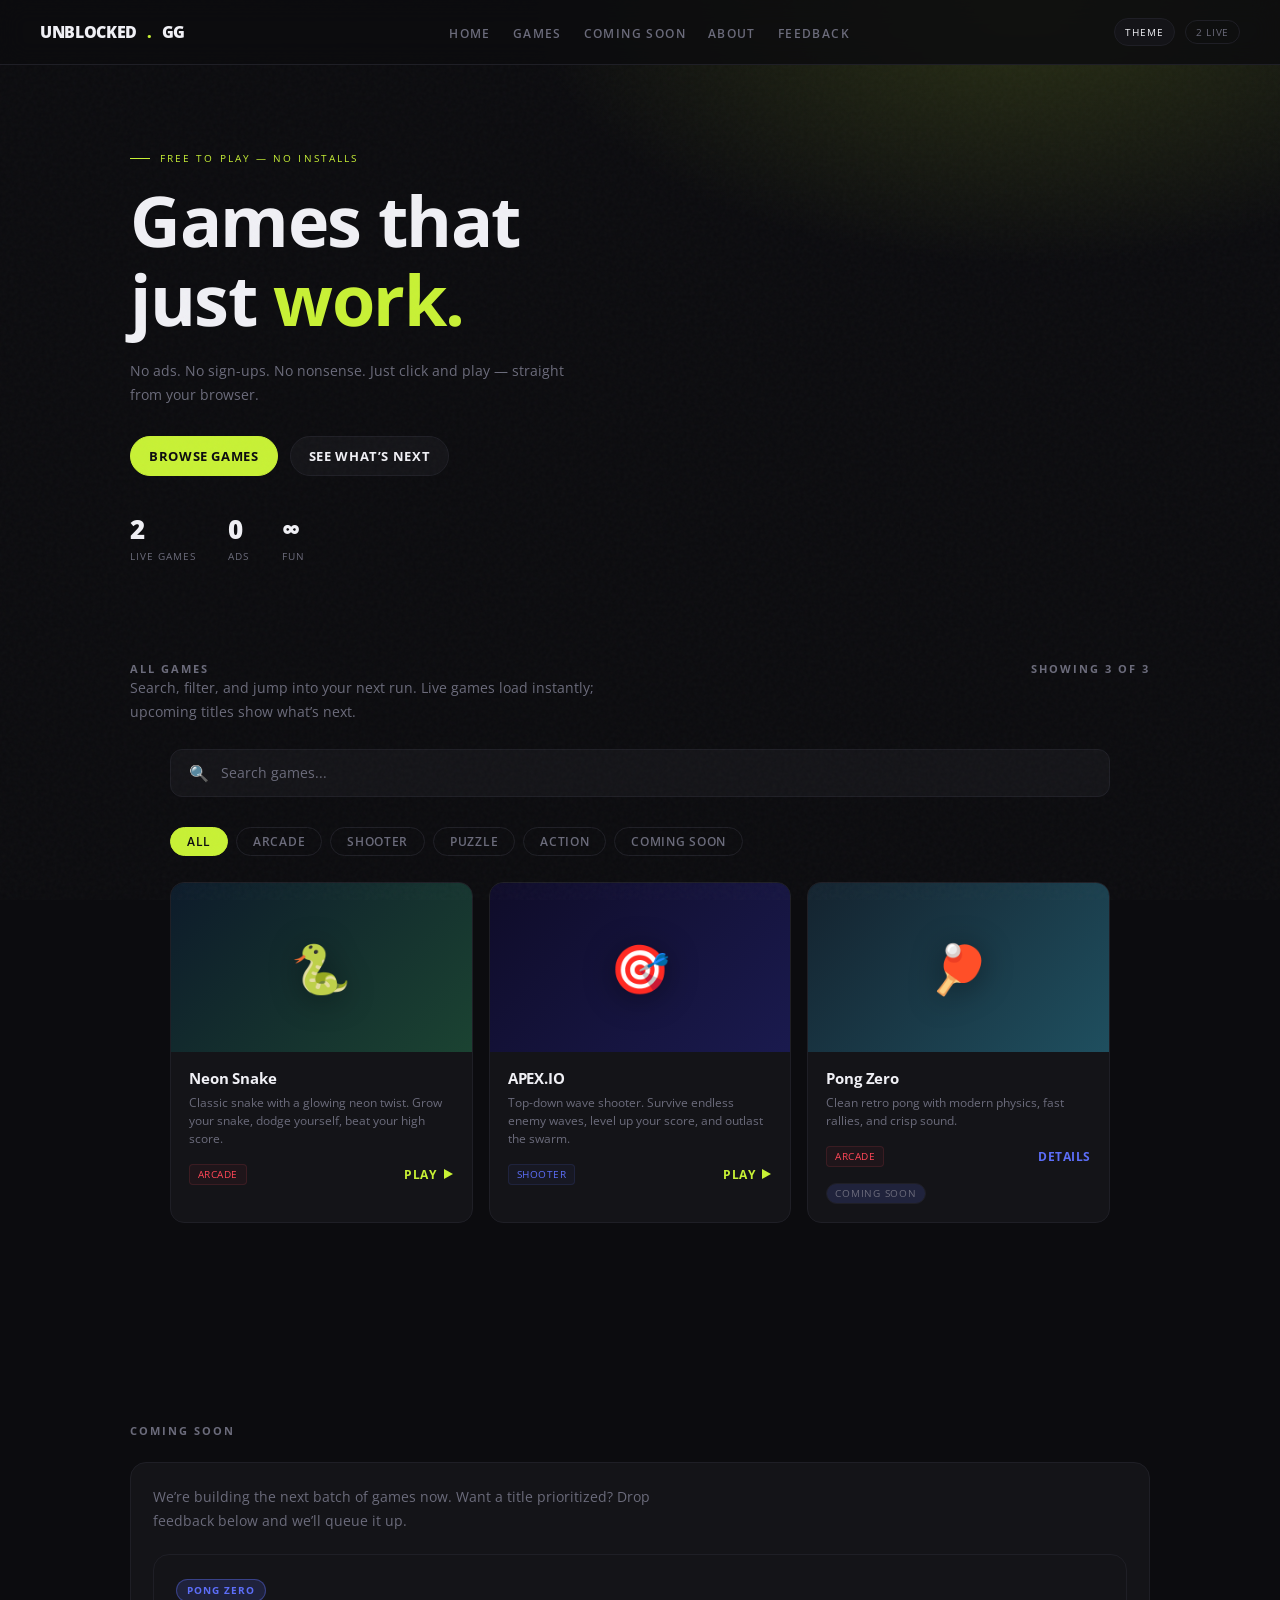
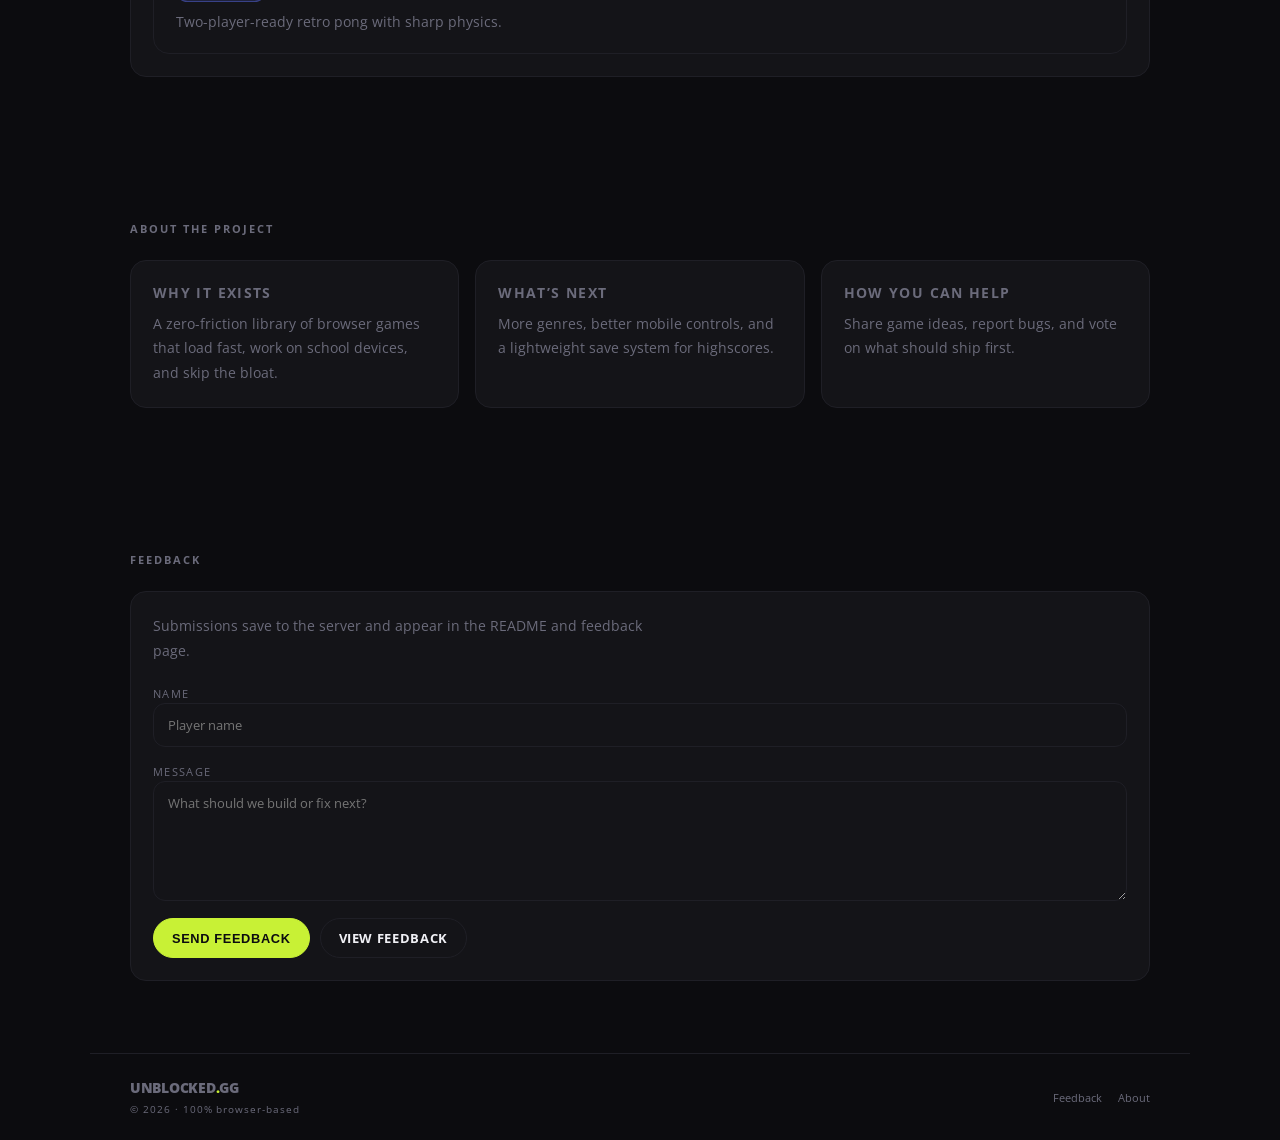
<file: index.html>
<!DOCTYPE html>
<html lang="en">
<head>
<meta charset="UTF-8">
<meta name="viewport" content="width=device-width, initial-scale=1.0">
<title>Unblocked.GG | Home</title>
<meta name="description" content="Fast, ad-free browser games. Jump into Neon Snake, Apex.io, and more with zero installs.">
<meta property="og:title" content="Unblocked.GG | Free Browser Games">
<meta property="og:description" content="Ad-free browser games that load fast and play anywhere.">
<meta property="og:type" content="website">
<meta property="og:image" content="images/snake-thumb.svg">
<link rel="icon" href="assets/favicon.svg" type="image/svg+xml">
<link href="https://fonts.googleapis.com/css2?family=Open+Sans:wght;400;600;700;800&display=swap" rel="stylesheet">
<link rel="stylesheet" href="css/site.css">
<link rel="stylesheet" href="css/home.css">
</head>
<body class="site home-page" data-theme="dark">
<div class="page-shell">
  <div id="site-header"></div>
  <main id="main" class="page-content">
    <section class="hero">
      <div class="hero-eyebrow">Free to play — no installs</div>
      <h1>Games that<br>just <em>work.</em></h1>
      <p class="hero-sub">No ads. No sign-ups. No nonsense. Just click and play — straight from your browser.</p>
      <div class="hero-cta">
        <a class="btn btn-primary" href="#games">Browse Games</a>
        <a class="btn btn-ghost" href="#coming-soon">See What’s Next</a>
      </div>
      <div class="hero-stats">
        <div class="hero-stat">
          <div class="hero-stat-num" id="total-count">2</div>
          <div class="hero-stat-label">Live Games</div>
        </div>
        <div class="hero-stat">
          <div class="hero-stat-num">0</div>
          <div class="hero-stat-label">Ads</div>
        </div>
        <div class="hero-stat">
          <div class="hero-stat-num">∞</div>
          <div class="hero-stat-label">Fun</div>
        </div>
      </div>
    </section>

    <section id="games" class="section tight">
      <div class="section-head">
        <div>
          <div class="section-title">All Games</div>
          <p class="section-sub">Search, filter, and jump into your next run. Live games load instantly; upcoming titles show what’s next.</p>
        </div>
        <span class="section-title" id="showing-count">Showing 2 of 3</span>
      </div>
      <div class="search-wrap">
        <div class="search-inner">
          <span class="search-icon">🔍</span>
          <input type="text" id="search-input" placeholder="Search games..." autocomplete="off">
        </div>
      </div>

      <div class="filters">
        <button class="filter-btn active" data-filter="all">All</button>
        <button class="filter-btn" data-filter="arcade">Arcade</button>
        <button class="filter-btn" data-filter="shooter">Shooter</button>
        <button class="filter-btn" data-filter="puzzle">Puzzle</button>
        <button class="filter-btn" data-filter="action">Action</button>
        <button class="filter-btn" data-filter="coming">Coming Soon</button>
      </div>

      <div class="game-grid" id="game-grid">
        <a class="game-card" href="snake-game.html" data-tags="arcade" data-status="live">
          <div class="game-thumb">
            <div class="thumb-bg" style="background: linear-gradient(135deg, #0d1b2a 0%, #1b4332 100%);"></div>
            <span class="thumb-icon">🐍</span>
          </div>
          <div class="game-info">
            <div class="game-name">Neon Snake</div>
            <div class="game-desc">Classic snake with a glowing neon twist. Grow your snake, dodge yourself, beat your high score.</div>
            <div class="game-footer">
              <span class="game-tag tag-arcade">Arcade</span>
              <span class="play-btn">
                Play
                <svg viewBox="0 0 12 12"><path d="M2 1l9 5-9 5V1z"/></svg>
              </span>
            </div>
          </div>
        </a>

        <a class="game-card" href="shooter-game.html" data-tags="shooter action" data-status="live">
          <div class="game-thumb">
            <div class="thumb-bg" style="background: linear-gradient(135deg, #0f0c29 0%, #1a1a4e 100%);"></div>
            <span class="thumb-icon">🎯</span>
          </div>
          <div class="game-info">
            <div class="game-name">APEX.IO</div>
            <div class="game-desc">Top-down wave shooter. Survive endless enemy waves, level up your score, and outlast the swarm.</div>
            <div class="game-footer">
              <span class="game-tag tag-shooter">Shooter</span>
              <span class="play-btn">
                Play
                <svg viewBox="0 0 12 12"><path d="M2 1l9 5-9 5V1z"/></svg>
              </span>
            </div>
          </div>
        </a>

        <a class="game-card" href="pong-game.html" data-tags="arcade" data-status="soon">
          <div class="game-thumb">
            <div class="thumb-bg" style="background: linear-gradient(135deg, #14232f 0%, #1f4f5f 100%);"></div>
            <span class="thumb-icon">🏓</span>
          </div>
          <div class="game-info">
            <div class="game-name">Pong Zero</div>
            <div class="game-desc">Clean retro pong with modern physics, fast rallies, and crisp sound.</div>
            <div class="game-footer">
              <span class="game-tag tag-arcade">Arcade</span>
              <span class="play-btn">Details</span>
            </div>
            <div class="game-status badge-soon" style="margin-top: 10px; width: fit-content;">Coming Soon</div>
          </div>
        </a>

        <div id="no-results">No games found. Try a different search.</div>
      </div>
    </section>

    <section id="coming-soon" class="section">
      <div class="section-head">
        <div class="section-title">Coming Soon</div>
      </div>
      <div class="panel">
        <p class="section-sub">We’re building the next batch of games now. Want a title prioritized? Drop feedback below and we’ll queue it up.</p>
        <div class="card-grid" style="margin-top: 20px;">
          <div class="panel">
            <span class="badge badge-soon">Pong Zero</span>
            <p style="margin-top: 10px; color: var(--muted); font-size: 0.85rem;">Two-player-ready retro pong with sharp physics.</p>
          </div>
        </div>
      </div>
    </section>

    <section id="about" class="section">
      <div class="section-head">
        <div class="section-title">About the Project</div>
      </div>
      <div class="about-grid">
        <div class="panel">
          <h3 style="font-size: 0.85rem; letter-spacing: 0.1em; text-transform: uppercase; color: var(--muted); margin-bottom: 10px;">Why it exists</h3>
          <p class="section-sub">A zero-friction library of browser games that load fast, work on school devices, and skip the bloat.</p>
        </div>
        <div class="panel">
          <h3 style="font-size: 0.85rem; letter-spacing: 0.1em; text-transform: uppercase; color: var(--muted); margin-bottom: 10px;">What’s next</h3>
          <p class="section-sub">More genres, better mobile controls, and a lightweight save system for highscores.</p>
        </div>
        <div class="panel">
          <h3 style="font-size: 0.85rem; letter-spacing: 0.1em; text-transform: uppercase; color: var(--muted); margin-bottom: 10px;">How you can help</h3>
          <p class="section-sub">Share game ideas, report bugs, and vote on what should ship first.</p>
        </div>
      </div>
    </section>

    <section id="feedback" class="section">
      <div class="section-head">
        <div class="section-title">Feedback</div>
      </div>
      <div class="panel">
        <p class="section-sub" style="margin-bottom: 18px;">Submissions save to the server and appear in the README and feedback page.</p>
        <form class="feedback-form" id="feedback-form" action="/submit-feedback" method="post" aria-label="Feedback form">
          <div>
            <label for="feedback-name">Name</label>
            <input id="feedback-name" name="name" type="text" placeholder="Player name">
          </div>
          <div>
            <label for="feedback-message">Message</label>
            <textarea id="feedback-message" name="message" placeholder="What should we build or fix next?" required></textarea>
          </div>
          <div style="display:flex; flex-wrap:wrap; gap:10px;">
            <button class="btn btn-primary" type="submit">Send Feedback</button>
            <a class="btn btn-ghost" href="feedback.html">View Feedback</a>
          </div>
        </form>
      </div>
    </section>
  </main>

  <div id="site-footer"></div>
</div>

<button id="back-to-top" class="back-to-top" type="button">Top</button>

<script src="js/site.js"></script>
<script>
const cards = document.querySelectorAll('.game-card');
const searchInput = document.getElementById('search-input');
const filterBtns = document.querySelectorAll('.filter-btn');
const showingCount = document.getElementById('showing-count');
const noResults = document.getElementById('no-results');
const totalCount = document.getElementById('total-count');
let activeFilter = 'all';

function updateCounts(visible) {
  showingCount.textContent = `Showing ${visible} of ${cards.length}`;
  const liveCount = Array.from(cards).filter(c => c.dataset.status === 'live').length;
  totalCount.textContent = liveCount;
}

function filterCards() {
  const q = searchInput.value.toLowerCase().trim();
  let visible = 0;
  cards.forEach(card => {
    const name = card.querySelector('.game-name').textContent.toLowerCase();
    const desc = card.querySelector('.game-desc').textContent.toLowerCase();
    const tags = card.dataset.tags || '';
    const status = card.dataset.status || 'live';
    const matchSearch = !q || name.includes(q) || desc.includes(q);
    let matchFilter = true;
    if (activeFilter === 'coming') matchFilter = status === 'soon';
    else if (activeFilter !== 'all') matchFilter = tags.includes(activeFilter);
    const show = matchSearch && matchFilter;
    card.classList.toggle('hidden', !show);
    if (show) visible++;
  });
  updateCounts(visible);
  noResults.style.display = visible === 0 ? 'block' : 'none';
}

searchInput.addEventListener('input', filterCards);

filterBtns.forEach(btn => {
  btn.addEventListener('click', () => {
    filterBtns.forEach(b => b.classList.remove('active'));
    btn.classList.add('active');
    activeFilter = btn.dataset.filter;
    filterCards();
  });
});

cards.forEach((card, i) => {
  card.style.animationDelay = `${i * 80}ms`;
});

filterCards();
</script>
</body>
</html>
</file>
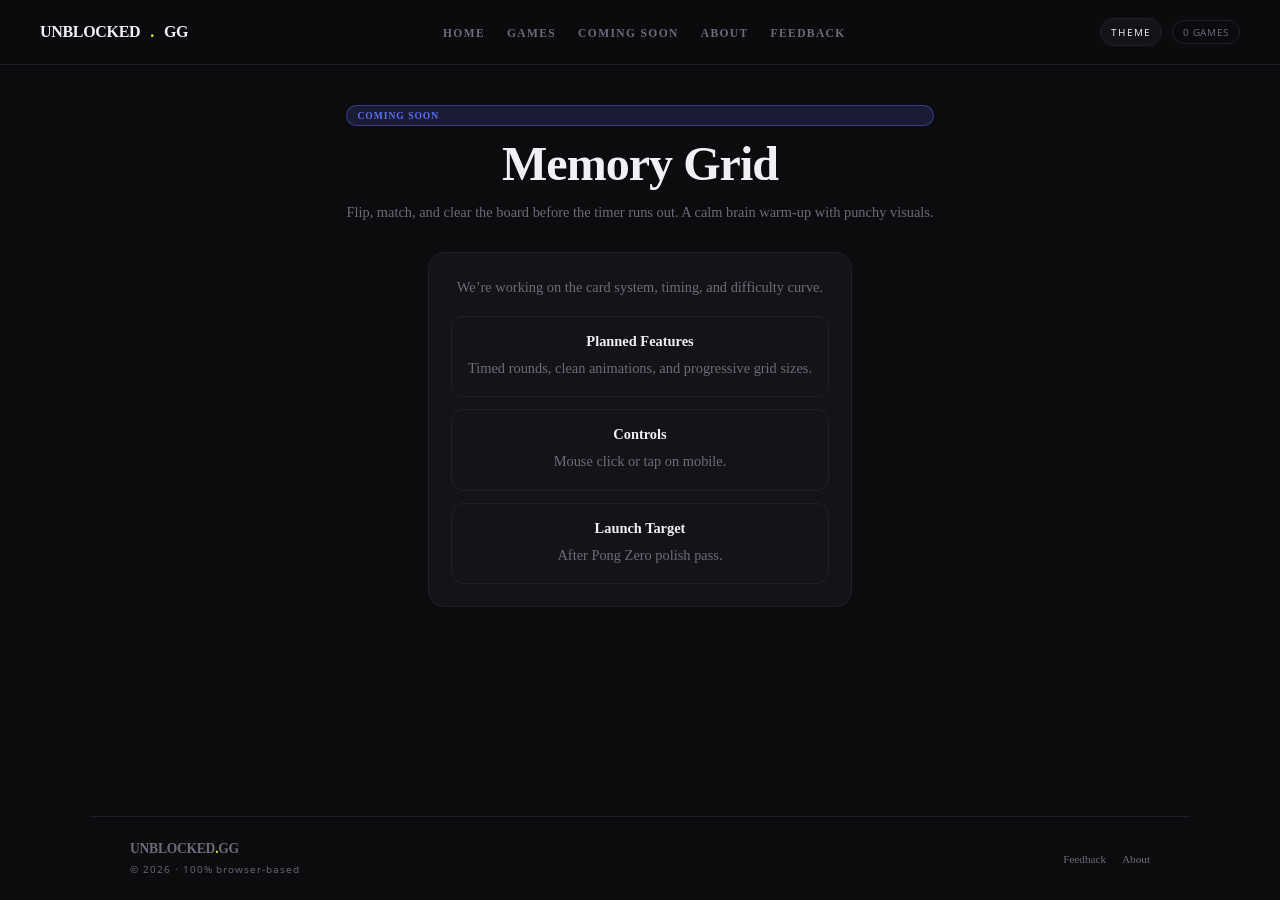
<file: memory-game.html>
<!DOCTYPE html>
<html lang="en">
<head>
<meta charset="UTF-8">
<meta name="viewport" content="width=device-width, initial-scale=1.0">
<title>Memory Grid | Unblocked.GG</title>
<meta name="description" content="Memory Grid is coming soon. Match cards quickly with escalating difficulty.">
<meta property="og:title" content="Memory Grid | Unblocked.GG">
<meta property="og:description" content="Coming soon: a fast, calming memory match game.">
<meta property="og:type" content="website">
<link rel="icon" href="assets/favicon.svg" type="image/svg+xml">
<link href="https://fonts.googleapis.com/css2?family=Open+Sans:wght;400;600;700;800&display=swap" rel="stylesheet">
<link rel="stylesheet" href="css/site.css">
<link rel="stylesheet" href="css/game-shell.css">
</head>
<body class="game">
<div class="page-shell">
  <div id="site-header"></div>
  <main id="main" class="page-content">
    <section class="game-shell">
      <div class="game-hero">
        <span class="badge badge-soon">Coming Soon</span>
        <h1>Memory Grid</h1>
        <p>Flip, match, and clear the board before the timer runs out. A calm brain warm-up with punchy visuals.</p>
      </div>

      <div class="coming-soon panel">
        <p class="section-sub">We’re working on the card system, timing, and difficulty curve.</p>
        <div class="coming-list">
          <div class="coming-item">
            <h3>Planned Features</h3>
            <p class="section-sub">Timed rounds, clean animations, and progressive grid sizes.</p>
          </div>
          <div class="coming-item">
            <h3>Controls</h3>
            <p class="section-sub">Mouse click or tap on mobile.</p>
          </div>
          <div class="coming-item">
            <h3>Launch Target</h3>
            <p class="section-sub">After Pong Zero polish pass.</p>
          </div>
        </div>
      </div>
    </section>
  </main>
  <div id="site-footer"></div>
</div>

<button id="back-to-top" class="back-to-top" type="button">Top</button>

<script src="js/site.js"></script>
</body>
</html>
</file>
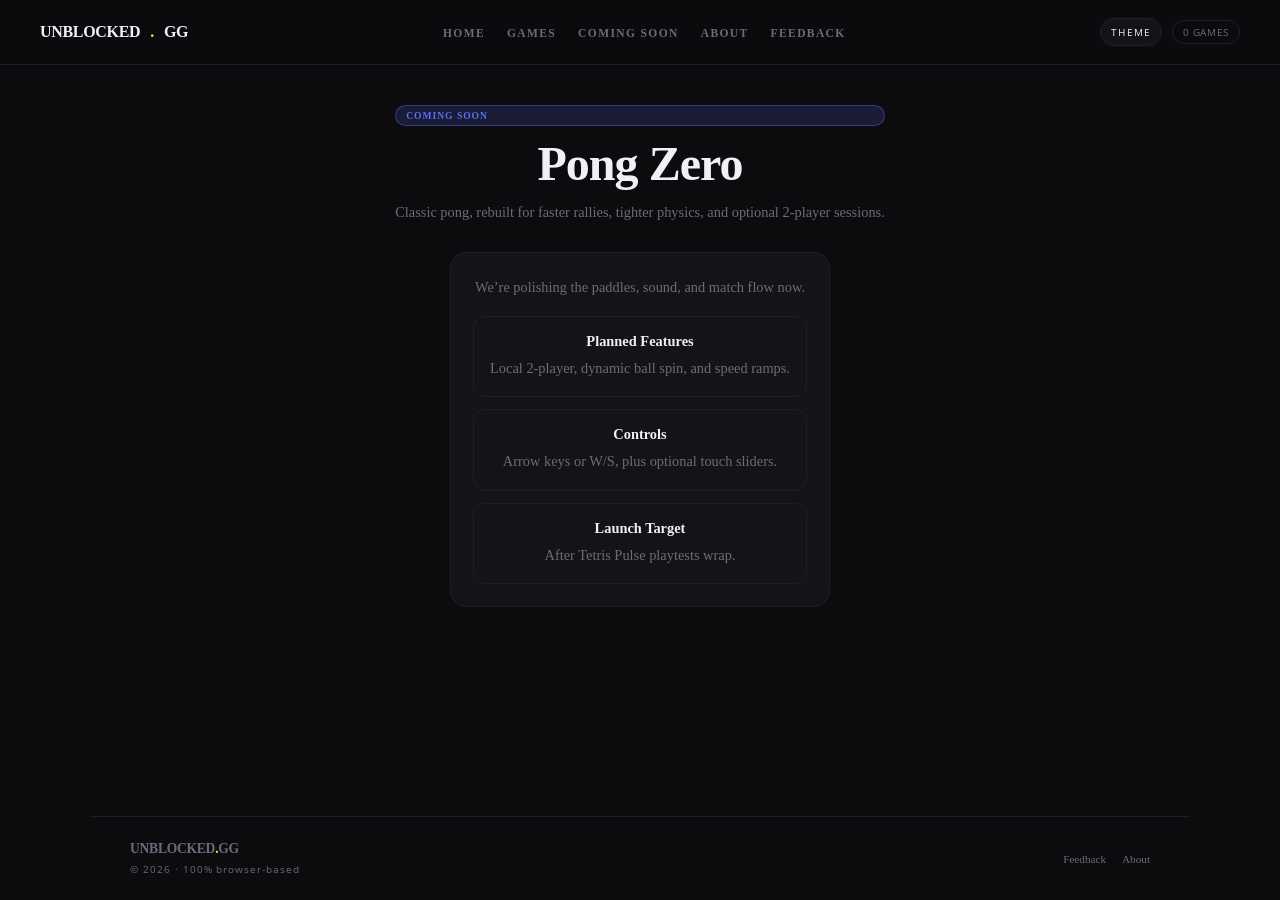
<file: pong-game.html>
<!DOCTYPE html>
<html lang="en">
<head>
<meta charset="UTF-8">
<meta name="viewport" content="width=device-width, initial-scale=1.0">
<title>Pong Zero | Unblocked.GG</title>
<meta name="description" content="Pong Zero is coming soon. Retro pong with crisp physics and modern polish.">
<meta property="og:title" content="Pong Zero | Unblocked.GG">
<meta property="og:description" content="Coming soon: two-player-ready Pong with crisp physics.">
<meta property="og:type" content="website">
<link rel="icon" href="assets/favicon.svg" type="image/svg+xml">
<link href="https://fonts.googleapis.com/css2?family=Open+Sans:wght;400;600;700;800&display=swap" rel="stylesheet">
<link rel="stylesheet" href="css/site.css">
<link rel="stylesheet" href="css/game-shell.css">
</head>
<body class="game">
<div class="page-shell">
  <div id="site-header"></div>
  <main id="main" class="page-content">
    <section class="game-shell">
      <div class="game-hero">
        <span class="badge badge-soon">Coming Soon</span>
        <h1>Pong Zero</h1>
        <p>Classic pong, rebuilt for faster rallies, tighter physics, and optional 2-player sessions.</p>
      </div>

      <div class="coming-soon panel">
        <p class="section-sub">We’re polishing the paddles, sound, and match flow now.</p>
        <div class="coming-list">
          <div class="coming-item">
            <h3>Planned Features</h3>
            <p class="section-sub">Local 2-player, dynamic ball spin, and speed ramps.</p>
          </div>
          <div class="coming-item">
            <h3>Controls</h3>
            <p class="section-sub">Arrow keys or W/S, plus optional touch sliders.</p>
          </div>
          <div class="coming-item">
            <h3>Launch Target</h3>
            <p class="section-sub">After Tetris Pulse playtests wrap.</p>
          </div>
        </div>
      </div>
    </section>
  </main>
  <div id="site-footer"></div>
</div>

<button id="back-to-top" class="back-to-top" type="button">Top</button>

<script src="js/site.js"></script>
</body>
</html>
</file>
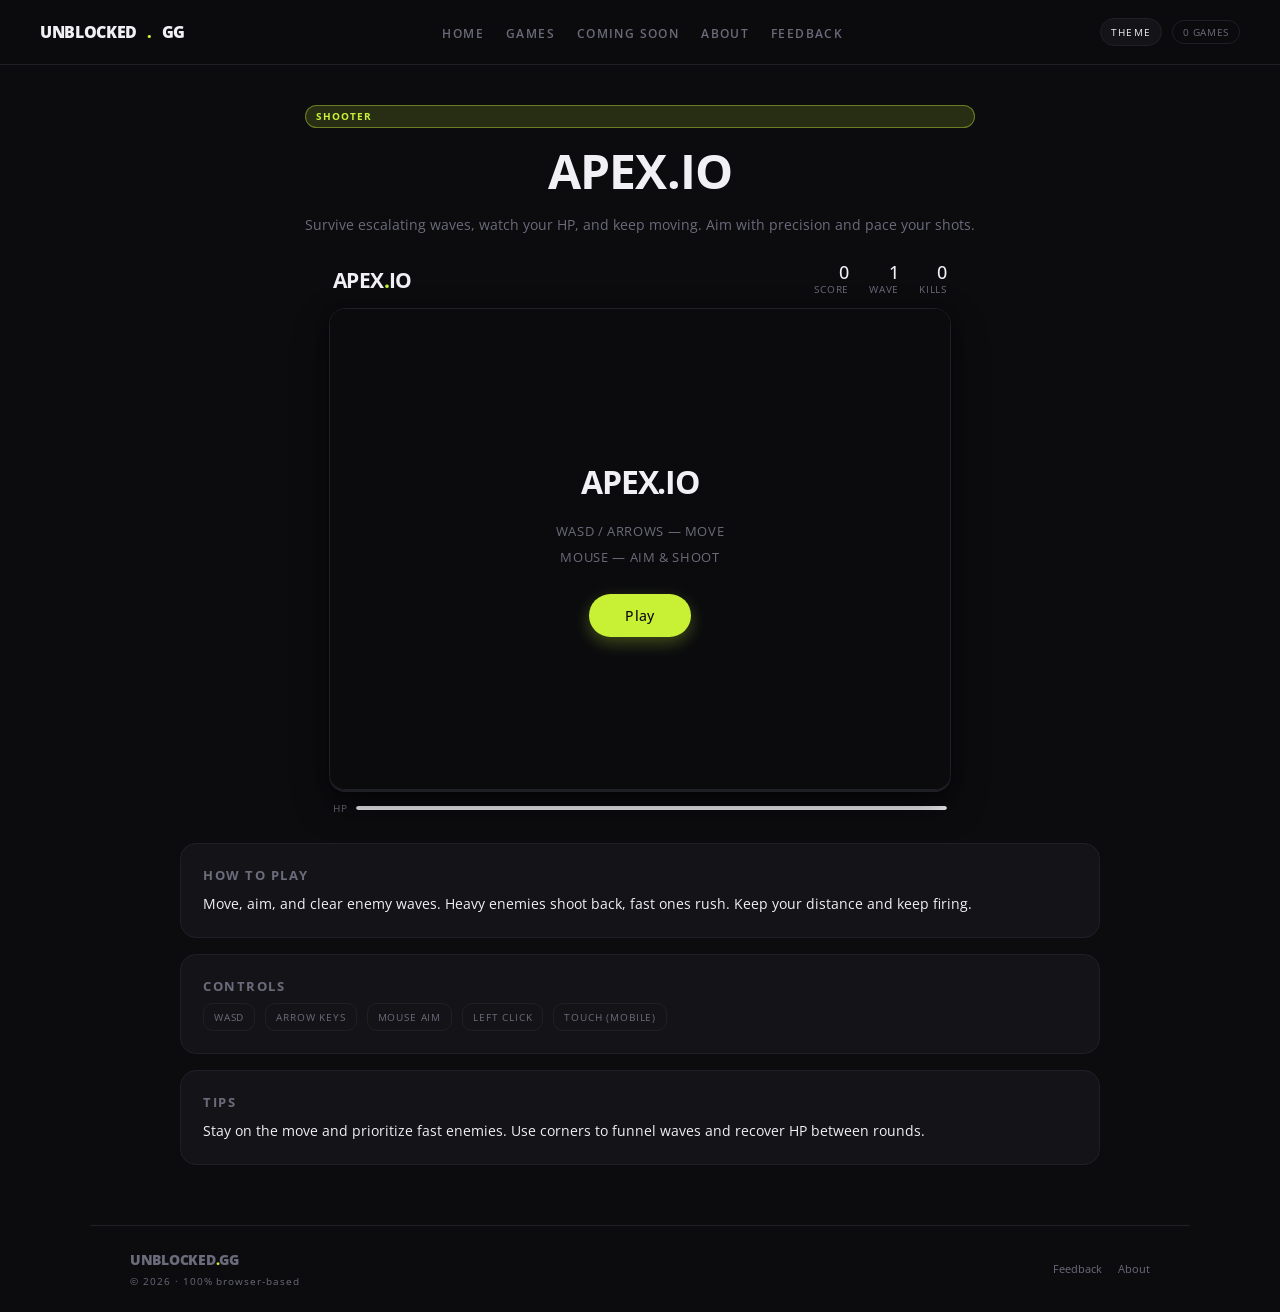
<file: shooter-game.html>
<!DOCTYPE html>
<html lang="en">
<head>
<meta charset="UTF-8">
<meta name="viewport" content="width=device-width, initial-scale=1.0">
<title>APEX.IO | Unblocked.GG</title>
<meta name="description" content="Play Apex.io — a top-down wave shooter with smooth controls and endless waves.">
<meta property="og:title" content="APEX.IO | Unblocked.GG">
<meta property="og:description" content="Survive endless enemy waves in this top-down shooter.">
<meta property="og:type" content="website">
<meta property="og:image" content="images/shooter-thumb.svg">
<link rel="icon" href="assets/favicon.svg" type="image/svg+xml">
<link href="https://fonts.googleapis.com/css2?family=Open+Sans:wght;400;600;700;800&display=swap" rel="stylesheet">
<link rel="stylesheet" href="css/site.css">
<link rel="stylesheet" href="css/game-shell.css">
<link rel="stylesheet" href="css/shooter.css">
</head>
<body class="game shooter-page">
<div class="page-shell">
  <div id="site-header"></div>
  <main id="main" class="page-content">
    <section class="game-shell">
      <div class="game-hero">
        <span class="badge badge-accent">Shooter</span>
        <h1>APEX.IO</h1>
        <p>Survive escalating waves, watch your HP, and keep moving. Aim with precision and pace your shots.</p>
      </div>

      <div class="game-stage">
        <div id="app">
          <div id="header">
            <div id="logo">APEX<span>.</span>IO</div>
            <div id="hud">
              <div class="stat">
                <div class="stat-val" id="score-el">0</div>
                <div class="stat-label">Score</div>
              </div>
              <div class="stat">
                <div class="stat-val" id="wave-el">1</div>
                <div class="stat-label">Wave</div>
              </div>
              <div class="stat">
                <div class="stat-val" id="kills-el">0</div>
                <div class="stat-label">Kills</div>
              </div>
            </div>
          </div>

          <div id="canvas-container">
            <canvas id="game"></canvas>
            <div id="overlay">
              <div id="overlay-title">APEX.IO</div>
              <div id="overlay-sub" id="overlay-info">
                WASD / ARROWS — MOVE<br>
                MOUSE — AIM &amp; SHOOT
              </div>
              <div id="loading-hint" class="loading-text" style="display:none">Loading...</div>
              <button id="play-btn">Play</button>
            </div>
          </div>

          <div id="health-bar-wrap">
            <div id="health-label">HP</div>
            <div id="health-track"><div id="health-fill"></div></div>
          </div>
        </div>
      </div>

      <div class="game-panel">
        <div class="panel info-block">
          <h3>How to Play</h3>
          <p>Move, aim, and clear enemy waves. Heavy enemies shoot back, fast ones rush. Keep your distance and keep firing.</p>
        </div>
        <div class="panel info-block">
          <h3>Controls</h3>
          <div class="callout">
            <span class="control-chip">WASD</span>
            <span class="control-chip">Arrow Keys</span>
            <span class="control-chip">Mouse Aim</span>
            <span class="control-chip">Left Click</span>
            <span class="control-chip">Touch (Mobile)</span>
          </div>
        </div>
        <div class="panel info-block">
          <h3>Tips</h3>
          <p>Stay on the move and prioritize fast enemies. Use corners to funnel waves and recover HP between rounds.</p>
        </div>
      </div>
    </section>
  </main>
  <div id="site-footer"></div>
</div>

<button id="back-to-top" class="back-to-top" type="button">Top</button>

<script src="js/site.js"></script>
<script>
const canvas = document.getElementById('game');
const ctx = canvas.getContext('2d');
const W = 620, H = 480;
canvas.width = W; canvas.height = H;

const scoreEl = document.getElementById('score-el');
const waveEl = document.getElementById('wave-el');
const killsEl = document.getElementById('kills-el');
const healthFill = document.getElementById('health-fill');
const overlay = document.getElementById('overlay');
const overlayTitle = document.getElementById('overlay-title');
const overlaySub = document.getElementById('overlay-sub');
const playBtn = document.getElementById('play-btn');
const loadingHint = document.getElementById('loading-hint');

const THEME = {
  bg: '#0c0c0f',
  grid: '#141418',
  gridLine: '#1f1f26',
  vignette: 'rgba(0,0,0,0.6)',
  player: '#f0f0f5',
  playerShadow: 'rgba(0,0,0,0.35)',
  playerRing: '#5c6ef8',
  bulletPlayer: '#c8f135',
  bulletEnemy: '#ff4757',
  enemy: '#ff4757',
  enemyFlash: '#ff7b86',
  enemyHeavy: '#ff4757',
  enemyHeavyFlash: '#ff7b86',
  enemyFast: '#ff9f43',
  enemyFastFlash: '#ffc079',
  hpGood: '#c8f135',
  hpMid: '#ff9f43',
  hpLow: '#ff4757',
  particleHit: '#5c6ef8',
  particleEnemy: '#ff4757',
  particleMuzzle: '#c8f135',
  waveBg: 'rgba(20,20,24,0.9)',
  waveText: '#f0f0f5'
};
let player, bullets, enemies, particles, score, kills, wave, waveTimer, waveEnemies, running, animId;
let keys = {}, mouse = {x: W/2, y: H/2};
let shootCooldown = 0;

const PLAYER_SPEED = 3.2;
const BULLET_SPEED = 7;
const SHOOT_RATE = 12;

function initGame() {
  player = { x: W/2, y: H/2, r: 14, hp: 100, maxHp: 100, angle: 0, invincible: 0 };
  bullets = []; enemies = []; particles = [];
  score = 0; kills = 0; wave = 1; waveTimer = 0; waveEnemies = 0;
  running = true;
  shootCooldown = 0;
  updateHUD();
  spawnWave();
}

function spawnWave() {
  const count = 3 + wave * 2;
  waveEnemies = count;
  for (let i = 0; i < count; i++) {
    setTimeout(() => spawnEnemy(), i * 300);
  }
}

function spawnEnemy() {
  const side = Math.floor(Math.random()*4);
  let x, y;
  if (side===0) { x=Math.random()*W; y=-20; }
  else if (side===1) { x=W+20; y=Math.random()*H; }
  else if (side===2) { x=Math.random()*W; y=H+20; }
  else { x=-20; y=Math.random()*H; }
  const type = wave > 3 && Math.random()<0.3 ? 'heavy' : (wave > 6 && Math.random()<0.2 ? 'fast' : 'normal');
  enemies.push({
    x, y,
    r: type==='heavy' ? 18 : type==='fast' ? 10 : 14,
    hp: type==='heavy' ? 4 : type==='fast' ? 1 : 2,
    maxHp: type==='heavy' ? 4 : type==='fast' ? 1 : 2,
    speed: type==='heavy' ? 1.2 : type==='fast' ? 2.8 : 1.8,
    type,
    shootTimer: Math.random()*120,
    angle: 0,
    flash: 0
  });
}

function spawnParticles(x, y, color, count=8) {
  for (let i=0; i<count; i++) {
    const a = Math.random()*Math.PI*2;
    const s = 1.5 + Math.random()*3;
    particles.push({ x, y, vx: Math.cos(a)*s, vy: Math.sin(a)*s, life: 1, decay: 0.05+Math.random()*0.04, r: 2+Math.random()*3, color });
  }
}

function updateHUD() {
  scoreEl.textContent = score;
  waveEl.textContent = wave;
  killsEl.textContent = kills;
  const pct = player.hp / player.maxHp;
  healthFill.style.width = (pct*100)+'%';
  healthFill.style.background = pct > 0.5 ? THEME.hpGood : pct > 0.25 ? THEME.hpMid : THEME.hpLow;
}

let frameCount = 0;
function gameLoop() {
  if (!running) return;
  frameCount++;
  update();
  draw();
  animId = requestAnimationFrame(gameLoop);
}

function update() {
  let dx=0, dy=0;
  if (keys['w']||keys['arrowup'])    dy-=1;
  if (keys['s']||keys['arrowdown'])  dy+=1;
  if (keys['a']||keys['arrowleft'])  dx-=1;
  if (keys['d']||keys['arrowright']) dx+=1;
  if (dx&&dy) { dx*=0.707; dy*=0.707; }
  player.x = Math.max(player.r, Math.min(W-player.r, player.x+dx*PLAYER_SPEED));
  player.y = Math.max(player.r, Math.min(H-player.r, player.y+dy*PLAYER_SPEED));
  player.angle = Math.atan2(mouse.y-player.y, mouse.x-player.x);
  if (player.invincible > 0) player.invincible--;

  if (shootCooldown > 0) shootCooldown--;
  if (mouse.down && shootCooldown === 0) {
    const a = player.angle;
    bullets.push({ x: player.x+Math.cos(a)*player.r, y: player.y+Math.sin(a)*player.r, vx: Math.cos(a)*BULLET_SPEED, vy: Math.sin(a)*BULLET_SPEED, life: 80, owner:'player' });
    shootCooldown = SHOOT_RATE;
    spawnParticles(player.x+Math.cos(a)*player.r*1.5, player.y+Math.sin(a)*player.r*1.5, THEME.particleMuzzle, 3);
  }

  bullets = bullets.filter(b => {
    b.x+=b.vx; b.y+=b.vy; b.life--;
    if (b.life<=0||b.x<0||b.x>W||b.y<0||b.y>H) return false;
    return true;
  });

  enemies.forEach(e => {
    const a = Math.atan2(player.y-e.y, player.x-e.x);
    e.angle = a;
    e.x += Math.cos(a)*e.speed;
    e.y += Math.sin(a)*e.speed;
    if (e.flash>0) e.flash--;

    if (e.type==='heavy') {
      e.shootTimer--;
      if (e.shootTimer<=0) {
        bullets.push({ x:e.x+Math.cos(a)*e.r, y:e.y+Math.sin(a)*e.r, vx:Math.cos(a)*3, vy:Math.sin(a)*3, life:90, owner:'enemy', r:5 });
        e.shootTimer = 80+Math.random()*60;
      }
    }

    const dist = Math.hypot(player.x-e.x, player.y-e.y);
    if (dist < player.r+e.r && player.invincible===0) {
      player.hp -= e.type==='heavy' ? 15 : 10;
      player.invincible = 40;
      spawnParticles(player.x, player.y, THEME.particleEnemy, 5);
      if (player.hp<=0) { endGame(); return; }
      updateHUD();
    }
  });

  bullets = bullets.filter(b => {
    if (b.owner!=='player') return true;
    for (let i=enemies.length-1; i>=0; i--) {
      const e = enemies[i];
      if (Math.hypot(b.x-e.x, b.y-e.y) < e.r+4) {
        e.hp--; e.flash=6;
        spawnParticles(b.x, b.y, THEME.particleHit, 5);
        if (e.hp<=0) {
          spawnParticles(e.x, e.y, THEME.particleEnemy, 14);
          score += e.type==='heavy' ? 30 : e.type==='fast' ? 15 : 10;
          kills++;
          enemies.splice(i,1);
          updateHUD();
        }
        return false;
      }
    }
    return true;
  });

  bullets = bullets.filter(b => {
    if (b.owner!=='enemy') return true;
    if (Math.hypot(b.x-player.x, b.y-player.y)<player.r+4 && player.invincible===0) {
      player.hp-=12; player.invincible=30;
      spawnParticles(player.x, player.y, THEME.particleEnemy, 5);
      if (player.hp<=0) endGame();
      updateHUD();
      return false;
    }
    return true;
  });

  particles = particles.filter(p => {
    p.x+=p.vx; p.y+=p.vy; p.vy+=0.05; p.life-=p.decay;
    return p.life>0;
  });

  waveTimer++;
  if (enemies.length===0 && waveTimer>60) {
    wave++;
    waveTimer=0;
    player.hp=Math.min(player.maxHp, player.hp+20);
    waveEl.textContent=wave;
    updateHUD();
    spawnWave();
  }
}

function draw() {
  ctx.fillStyle = THEME.bg;
  ctx.fillRect(0,0,W,H);
  ctx.strokeStyle = THEME.gridLine;
  ctx.lineWidth = 1;
  const gs = 40;
  for (let x=0; x<W; x+=gs) { ctx.beginPath(); ctx.moveTo(x,0); ctx.lineTo(x,H); ctx.stroke(); }
  for (let y=0; y<H; y+=gs) { ctx.beginPath(); ctx.moveTo(0,y); ctx.lineTo(W,y); ctx.stroke(); }
  const vig = ctx.createRadialGradient(W/2,H/2,H*0.3,W/2,H/2,H*0.8);
  vig.addColorStop(0,'transparent');
  vig.addColorStop(1, THEME.vignette);
  ctx.fillStyle=vig; ctx.fillRect(0,0,W,H);

  particles.forEach(p => {
    ctx.save();
    ctx.globalAlpha = p.life;
    ctx.fillStyle = p.color;
    ctx.beginPath(); ctx.arc(p.x, p.y, p.r*p.life, 0, Math.PI*2); ctx.fill();
    ctx.restore();
  });

  bullets.filter(b=>b.owner==='enemy').forEach(b => {
    ctx.save();
    ctx.fillStyle=THEME.bulletEnemy;
    ctx.shadowColor=THEME.bulletEnemy; ctx.shadowBlur=10;
    ctx.beginPath(); ctx.arc(b.x,b.y,b.r||4,0,Math.PI*2); ctx.fill();
    ctx.restore();
  });

  bullets.filter(b=>b.owner==='player').forEach(b => {
    ctx.save();
    ctx.fillStyle=THEME.bulletPlayer;
    ctx.shadowColor=THEME.bulletPlayer; ctx.shadowBlur=12;
    ctx.beginPath(); ctx.arc(b.x,b.y,4,0,Math.PI*2); ctx.fill();
    ctx.restore();
  });

  enemies.forEach(e => {
    ctx.save();
    ctx.translate(e.x, e.y);
    ctx.rotate(e.angle);
    if (e.type==='heavy') {
      ctx.fillStyle = e.flash>0 ? THEME.enemyHeavyFlash : THEME.enemyHeavy;
      ctx.beginPath();
      for (let i=0;i<6;i++) {
        const a=i/6*Math.PI*2-Math.PI/6, r=e.r*(i%2===0?1:0.6);
        i===0?ctx.moveTo(Math.cos(a)*r,Math.sin(a)*r):ctx.lineTo(Math.cos(a)*r,Math.sin(a)*r);
      }
      ctx.closePath(); ctx.fill();
    } else if (e.type==='fast') {
      ctx.fillStyle = e.flash>0 ? THEME.enemyFastFlash : THEME.enemyFast;
      ctx.beginPath();
      ctx.moveTo(e.r, 0);
      ctx.lineTo(-e.r*0.7, e.r*0.6);
      ctx.lineTo(-e.r*0.5, 0);
      ctx.lineTo(-e.r*0.7, -e.r*0.6);
      ctx.closePath(); ctx.fill();
    } else {
      ctx.fillStyle = e.flash>0 ? THEME.enemyFlash : THEME.enemy;
      ctx.beginPath(); ctx.arc(0,0,e.r,0,Math.PI*2); ctx.fill();
      ctx.fillStyle='rgba(255,255,255,0.5)';
      ctx.beginPath(); ctx.arc(e.r*0.4, -e.r*0.2, 2.5,0,Math.PI*2); ctx.fill();
    }
    ctx.rotate(-e.angle);
    const bw=e.r*2, bh=3, bx=-e.r, by=-e.r-8;
    ctx.fillStyle='rgba(0,0,0,0.1)';
    ctx.fillRect(bx,by,bw,bh);
    ctx.fillStyle= e.hp/e.maxHp>0.5 ? THEME.hpGood : THEME.hpLow;
    ctx.fillRect(bx,by,bw*(e.hp/e.maxHp),bh);
    ctx.restore();
  });

  ctx.save();
  ctx.fillStyle=THEME.playerShadow;
  ctx.beginPath(); ctx.ellipse(player.x+3,player.y+5,player.r*0.9,player.r*0.5,0,0,Math.PI*2); ctx.fill();
  ctx.restore();

  ctx.save();
  ctx.translate(player.x, player.y);
  if (player.invincible>0 && Math.floor(player.invincible/4)%2===0) {
    ctx.globalAlpha=0.4;
  }
  ctx.fillStyle=THEME.player;
  ctx.beginPath(); ctx.arc(0,0,player.r,0,Math.PI*2); ctx.fill();
  ctx.strokeStyle=THEME.playerRing;
  ctx.lineWidth=2.5;
  ctx.beginPath(); ctx.arc(0,0,player.r-4,0,Math.PI*2); ctx.stroke();
  ctx.rotate(player.angle);
  ctx.fillStyle=THEME.player;
  ctx.beginPath();
  ctx.roundRect(6,-3,14,6,3);
  ctx.fill();
  ctx.fillStyle=THEME.bulletPlayer;
  ctx.beginPath();
  ctx.arc(20, 0, 3.5, 0, Math.PI*2);
  ctx.fill();
  ctx.restore();

  if (waveTimer < 90 && enemies.length > 0) {
    const a = Math.min(1, (waveTimer<30 ? waveTimer/30 : waveTimer>70 ? (90-waveTimer)/20 : 1));
    ctx.save();
    ctx.globalAlpha=a;
    ctx.fillStyle=THEME.waveBg;
    ctx.beginPath(); ctx.roundRect(W/2-70,18,140,34,8); ctx.fill();
    ctx.fillStyle=THEME.waveText;
    ctx.font='500 13px Open Sans';
    ctx.textAlign='center'; ctx.textBaseline='middle';
    ctx.fillText(`WAVE ${wave}`, W/2, 35);
    ctx.restore();
  }
}

function endGame() {
  running = false;
  cancelAnimationFrame(animId);
  overlayTitle.textContent = 'GAME OVER';
  overlaySub.innerHTML = `Score <span>${score}</span> &nbsp;·&nbsp; Kills <span>${kills}</span> &nbsp;·&nbsp; Wave <span>${wave}</span>`;
  playBtn.textContent = 'Play Again';
  overlay.classList.remove('hidden');
}

playBtn.addEventListener('click', () => {
  playBtn.disabled = true;
  loadingHint.style.display = 'block';
  playBtn.textContent = 'Loading...';
  setTimeout(() => {
    overlay.classList.add('hidden');
    initGame();
    cancelAnimationFrame(animId);
    frameCount=0;
    gameLoop();
    loadingHint.style.display = 'none';
    playBtn.textContent = 'Play';
    playBtn.disabled = false;
  }, 250);
});

canvas.addEventListener('mousemove', e => {
  const r = canvas.getBoundingClientRect();
  mouse.x = e.clientX-r.left;
  mouse.y = e.clientY-r.top;
});
canvas.addEventListener('mousedown', e => { if(e.button===0) mouse.down=true; });
canvas.addEventListener('mouseup', e => { if(e.button===0) mouse.down=false; });
canvas.addEventListener('contextmenu', e => e.preventDefault());

document.addEventListener('keydown', e => { keys[e.key.toLowerCase()]=true; e.key.startsWith('Arrow')&&e.preventDefault(); });
document.addEventListener('keyup', e => { keys[e.key.toLowerCase()]=false; });

let joystickOrigin=null, joystickPos=null;
canvas.addEventListener('touchstart', e=>{
  e.preventDefault();
  const t=e.touches[0], r=canvas.getBoundingClientRect();
  const tx=t.clientX-r.left, ty=t.clientY-r.top;
  if (tx < W/2) { joystickOrigin={x:tx,y:ty}; joystickPos={x:tx,y:ty}; }
  else { mouse.x=tx; mouse.y=ty; mouse.down=true; }
},{passive:false});
canvas.addEventListener('touchmove', e=>{
  e.preventDefault();
  Array.from(e.touches).forEach(t=>{
    const r=canvas.getBoundingClientRect();
    const tx=t.clientX-r.left, ty=t.clientY-r.top;
    if (joystickOrigin && tx<W/2) {
      joystickPos={x:tx,y:ty};
      const dx=tx-joystickOrigin.x, dy=ty-joystickOrigin.y;
      const len=Math.hypot(dx,dy)||1;
      keys['w']=dy<-15; keys['s']=dy>15; keys['a']=dx<-15; keys['d']=dx>15;
    } else { mouse.x=tx; mouse.y=ty; }
  });
},{passive:false});
canvas.addEventListener('touchend', e=>{
  joystickOrigin=null; joystickPos=null;
  keys['w']=keys['s']=keys['a']=keys['d']=false;
  mouse.down=false;
},{passive:false});

ctx.fillStyle=THEME.bg; ctx.fillRect(0,0,W,H);
</script>
</body>
</html>
</file>
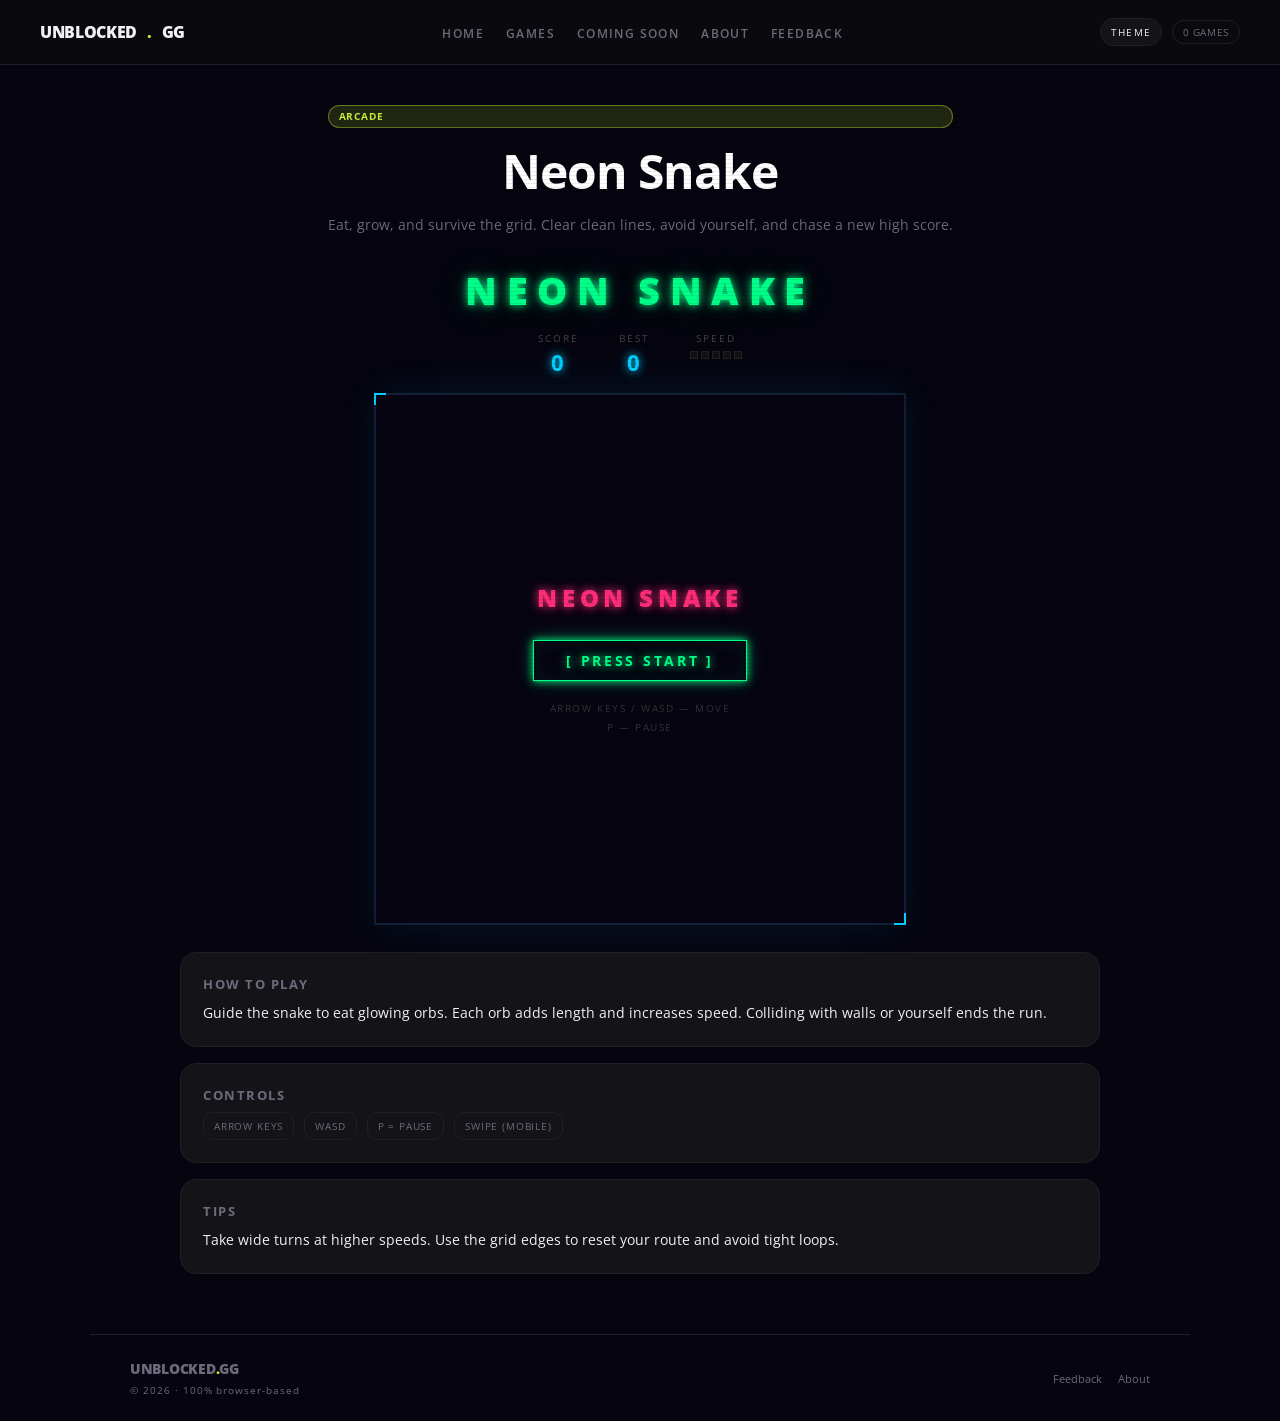
<file: snake-game.html>
<!DOCTYPE html>
<html lang="en">
<head>
<meta charset="UTF-8">
<meta name="viewport" content="width=device-width, initial-scale=1.0">
<title>Neon Snake | Unblocked.GG</title>
<meta name="description" content="Play Neon Snake — a glowing arcade classic with speed tiers and crisp controls.">
<meta property="og:title" content="Neon Snake | Unblocked.GG">
<meta property="og:description" content="Classic snake with neon visuals, speed tiers, and quick restarts.">
<meta property="og:type" content="website">
<meta property="og:image" content="images/snake-thumb.svg">
<link rel="icon" href="assets/favicon.svg" type="image/svg+xml">
<link href="https://fonts.googleapis.com/css2?family=Open+Sans:wght;400;600;700;800&display=swap" rel="stylesheet">
<link rel="stylesheet" href="css/site.css">
<link rel="stylesheet" href="css/game-shell.css">
<link rel="stylesheet" href="css/snake.css">
</head>
<body class="game snake-page">
<div class="page-shell">
  <div id="site-header"></div>
  <main id="main" class="page-content">
    <section class="game-shell">
      <div class="game-hero">
        <span class="badge badge-accent">Arcade</span>
        <h1>Neon Snake</h1>
        <p>Eat, grow, and survive the grid. Clear clean lines, avoid yourself, and chase a new high score.</p>
      </div>

      <div class="game-stage">
        <div id="app">
          <div id="title">NEON SNAKE</div>

          <div id="hud">
            <div class="hud-item">
              <span class="hud-label">SCORE</span>
              <span class="hud-value" id="score-display">0</span>
            </div>
            <div class="hud-item">
              <span class="hud-label">BEST</span>
              <span class="hud-value" id="best-display">0</span>
            </div>
            <div class="hud-item">
              <span class="hud-label">SPEED</span>
              <div class="speed-bar" id="speed-bar">
                <div class="speed-pip" id="p1"></div>
                <div class="speed-pip" id="p2"></div>
                <div class="speed-pip" id="p3"></div>
                <div class="speed-pip" id="p4"></div>
                <div class="speed-pip" id="p5"></div>
              </div>
            </div>
          </div>

          <div id="canvas-wrap">
            <canvas id="particles"></canvas>
            <canvas id="game"></canvas>
            <div id="overlay">
              <div id="overlay-title">NEON SNAKE</div>
              <div id="overlay-score" style="display:none"></div>
              <div id="loading-hint" class="loading-text" style="display:none">Loading...</div>
              <button id="start-btn">[ PRESS START ]</button>
              <div id="controls">
                ARROW KEYS / WASD — MOVE<br>
                P — PAUSE
              </div>
            </div>
          </div>
        </div>
      </div>

      <div class="game-panel">
        <div class="panel info-block">
          <h3>How to Play</h3>
          <p>Guide the snake to eat glowing orbs. Each orb adds length and increases speed. Colliding with walls or yourself ends the run.</p>
        </div>
        <div class="panel info-block">
          <h3>Controls</h3>
          <div class="callout">
            <span class="control-chip">Arrow Keys</span>
            <span class="control-chip">WASD</span>
            <span class="control-chip">P = Pause</span>
            <span class="control-chip">Swipe (Mobile)</span>
          </div>
        </div>
        <div class="panel info-block">
          <h3>Tips</h3>
          <p>Take wide turns at higher speeds. Use the grid edges to reset your route and avoid tight loops.</p>
        </div>
      </div>
    </section>
  </main>
  <div id="site-footer"></div>
</div>

<button id="back-to-top" class="back-to-top" type="button">Top</button>

<script src="js/site.js"></script>
<script>
const COLS = 24, ROWS = 24, CELL = 22;
const canvas = document.getElementById('game');
const ctx = canvas.getContext('2d');
const pCanvas = document.getElementById('particles');
const pCtx = pCanvas.getContext('2d');
canvas.width = pCanvas.width = COLS * CELL;
canvas.height = pCanvas.height = ROWS * CELL;

const scoreEl = document.getElementById('score-display');
const bestEl = document.getElementById('best-display');
const overlay = document.getElementById('overlay');
const overlayTitle = document.getElementById('overlay-title');
const overlayScore = document.getElementById('overlay-score');
const startBtn = document.getElementById('start-btn');
const loadingHint = document.getElementById('loading-hint');
const speedPips = [1,2,3,4,5].map(i => document.getElementById('p'+i));

let snake, dir, nextDir, food, score, best = 0, gameLoop, paused = false, started = false;
let particles = [];

const SPEEDS = [140, 115, 95, 78, 62]; // ms per tick

function getSpeed() {
  if (score < 5) return 0;
  if (score < 12) return 1;
  if (score < 22) return 2;
  if (score < 35) return 3;
  return 4;
}

function updateSpeedBar() {
  const lvl = getSpeed();
  speedPips.forEach((p, i) => p.classList.toggle('on', i <= lvl));
}

function initGame() {
  snake = [{x:12, y:12},{x:11,y:12},{x:10,y:12}];
  dir = {x:1,y:0};
  nextDir = {x:1,y:0};
  score = 0;
  paused = false;
  scoreEl.textContent = '0';
  updateSpeedBar();
  placeFood();
}

function placeFood() {
  let pos;
  do {
    pos = {x: Math.floor(Math.random()*COLS), y: Math.floor(Math.random()*ROWS)};
  } while (snake.some(s => s.x===pos.x && s.y===pos.y));
  food = pos;
}

function tick() {
  dir = nextDir;
  const head = {x: snake[0].x + dir.x, y: snake[0].y + dir.y};

  if (head.x < 0 || head.x >= COLS || head.y < 0 || head.y >= ROWS) return endGame();
  if (snake.some(s => s.x===head.x && s.y===head.y)) return endGame();

  snake.unshift(head);

  if (head.x === food.x && head.y === food.y) {
    score++;
    if (score > best) best = score;
    scoreEl.textContent = score;
    bestEl.textContent = best;
    scoreEl.classList.add('pop');
    setTimeout(() => scoreEl.classList.remove('pop'), 150);
    updateSpeedBar();
    spawnParticles(food.x * CELL + CELL/2, food.y * CELL + CELL/2);
    placeFood();
  } else {
    snake.pop();
  }

  draw();
  scheduleNext();
}

let tickTimeout;
function scheduleNext() {
  clearTimeout(tickTimeout);
  tickTimeout = setTimeout(tick, SPEEDS[getSpeed()]);
}

function draw() {
  ctx.clearRect(0, 0, canvas.width, canvas.height);

  ctx.fillStyle = '#0f0d22';
  for (let x = 0; x < COLS; x++) for (let y = 0; y < ROWS; y++) {
    ctx.fillRect(x*CELL + CELL/2 - 0.5, y*CELL + CELL/2 - 0.5, 1, 1);
  }

  const fx = food.x * CELL + CELL/2, fy = food.y * CELL + CELL/2;
  const t = Date.now() / 400;
  const pulse = 0.85 + 0.15 * Math.sin(t);
  ctx.save();
  ctx.shadowColor = '#ff2d78';
  ctx.shadowBlur = 14 * pulse;
  ctx.fillStyle = '#ff2d78';
  ctx.beginPath();
  ctx.arc(fx, fy, (CELL/2 - 3) * pulse, 0, Math.PI*2);
  ctx.fill();
  ctx.fillStyle = '#ff90b3';
  ctx.beginPath();
  ctx.arc(fx - 2, fy - 2, 2.5 * pulse, 0, Math.PI*2);
  ctx.fill();
  ctx.restore();

  snake.forEach((seg, i) => {
    const x = seg.x * CELL, y = seg.y * CELL;
    const ratio = i / snake.length;
    const r = Math.round(0 + ratio * 0);
    const g = Math.round(255 - ratio * 80);
    const b = Math.round(136 + ratio * 100);
    const color = `rgb(${r},${g},${b})`;
    const alpha = 1 - ratio * 0.55;

    ctx.save();
    ctx.globalAlpha = alpha;
    ctx.shadowColor = i === 0 ? '#00ff88' : '#00cfff';
    ctx.shadowBlur = i === 0 ? 12 : 6;
    ctx.fillStyle = color;
    const pad = i === 0 ? 1 : 2;
    roundRect(ctx, x+pad, y+pad, CELL-pad*2, CELL-pad*2, i===0 ? 4 : 3);
    ctx.fill();

    if (i === 0) {
      ctx.shadowBlur = 0;
      ctx.globalAlpha = 1;
      ctx.fillStyle = '#05040f';
      const ex = dir.x, ey = dir.y;
      const perpX = -ey, perpY = ex;
      const cx = x + CELL/2 + ex*2, cy = y + CELL/2 + ey*2;
      ctx.beginPath(); ctx.arc(cx + perpX*3.5, cy + perpY*3.5, 2.2, 0, Math.PI*2); ctx.fill();
      ctx.beginPath(); ctx.arc(cx - perpX*3.5, cy - perpY*3.5, 2.2, 0, Math.PI*2); ctx.fill();
      ctx.fillStyle = 'white';
      ctx.beginPath(); ctx.arc(cx + perpX*3.5 + 0.5, cy + perpY*3.5 - 0.5, 0.8, 0, Math.PI*2); ctx.fill();
      ctx.beginPath(); ctx.arc(cx - perpX*3.5 + 0.5, cy - perpY*3.5 - 0.5, 0.8, 0, Math.PI*2); ctx.fill();
    }
    ctx.restore();
  });
}

function roundRect(ctx, x, y, w, h, r) {
  ctx.beginPath();
  ctx.moveTo(x+r, y);
  ctx.lineTo(x+w-r, y); ctx.arcTo(x+w, y, x+w, y+r, r);
  ctx.lineTo(x+w, y+h-r); ctx.arcTo(x+w, y+h, x+w-r, y+h, r);
  ctx.lineTo(x+r, y+h); ctx.arcTo(x, y+h, x, y+h-r, r);
  ctx.lineTo(x, y+r); ctx.arcTo(x, y, x+r, y, r);
  ctx.closePath();
}

function spawnParticles(cx, cy) {
  for (let i = 0; i < 14; i++) {
    const angle = Math.random() * Math.PI * 2;
    const speed = 1.5 + Math.random() * 3;
    const colors = ['#ff2d78','#ff90b3','#ffe600','#ffffff'];
    particles.push({
      x: cx, y: cy,
      vx: Math.cos(angle)*speed, vy: Math.sin(angle)*speed,
      life: 1, decay: 0.04 + Math.random()*0.04,
      size: 2 + Math.random()*3,
      color: colors[Math.floor(Math.random()*colors.length)]
    });
  }
}

function animateParticles() {
  pCtx.clearRect(0,0,pCanvas.width,pCanvas.height);
  particles = particles.filter(p => p.life > 0);
  particles.forEach(p => {
    p.x += p.vx; p.y += p.vy;
    p.vy += 0.08;
    p.life -= p.decay;
    pCtx.save();
    pCtx.globalAlpha = Math.max(0, p.life);
    pCtx.shadowColor = p.color;
    pCtx.shadowBlur = 6;
    pCtx.fillStyle = p.color;
    pCtx.beginPath();
    pCtx.arc(p.x, p.y, p.size * p.life, 0, Math.PI*2);
    pCtx.fill();
    pCtx.restore();
  });
  if (started && !paused) draw();
  requestAnimationFrame(animateParticles);
}
animateParticles();

function endGame() {
  clearTimeout(tickTimeout);
  started = false;
  overlayTitle.textContent = score > 0 ? 'GAME OVER' : 'NEON SNAKE';
  if (score > 0) {
    overlayScore.style.display = 'block';
    overlayScore.innerHTML = `SCORE <span>${score}</span> &nbsp;|&nbsp; BEST <span>${best}</span>`;
  } else {
    overlayScore.style.display = 'none';
  }
  startBtn.textContent = score > 0 ? '[ PLAY AGAIN ]' : '[ PRESS START ]';
  overlay.classList.remove('hidden');
}

function startGame() {
  startBtn.disabled = true;
  loadingHint.style.display = 'block';
  startBtn.textContent = '[ LOADING ]';
  setTimeout(() => {
    overlay.classList.add('hidden');
    loadingHint.style.display = 'none';
    started = true;
    initGame();
    draw();
    scheduleNext();
    startBtn.disabled = false;
  }, 250);
}

startBtn.addEventListener('click', startGame);

const DIRS = {
  ArrowUp:{x:0,y:-1}, ArrowDown:{x:0,y:1}, ArrowLeft:{x:-1,y:0}, ArrowRight:{x:1,y:0},
  w:{x:0,y:-1}, s:{x:0,y:1}, a:{x:-1,y:0}, d:{x:1,y:0},
  W:{x:0,y:-1}, S:{x:0,y:1}, A:{x:-1,y:0}, D:{x:1,y:0}
};

document.addEventListener('keydown', e => {
  if (e.key === 'p' || e.key === 'P') {
    if (!started) return;
    paused = !paused;
    if (!paused) scheduleNext();
    return;
  }
  const d = DIRS[e.key];
  if (!d) return;
  e.preventDefault();
  if (d.x !== -dir.x || dir.x === 0) if (d.y !== -dir.y || dir.y === 0) nextDir = d;
});

let touchStart = null;
document.addEventListener('touchstart', e => { touchStart = e.touches[0]; }, {passive:true});
document.addEventListener('touchend', e => {
  if (!touchStart) return;
  const dx = e.changedTouches[0].clientX - touchStart.clientX;
  const dy = e.changedTouches[0].clientY - touchStart.clientY;
  if (Math.abs(dx) > Math.abs(dy)) nextDir = dx > 0 ? {x:1,y:0} : {x:-1,y:0};
  else nextDir = dy > 0 ? {x:0,y:1} : {x:0,y:-1};
}, {passive:true});
</script>
</body>
</html>
</file>
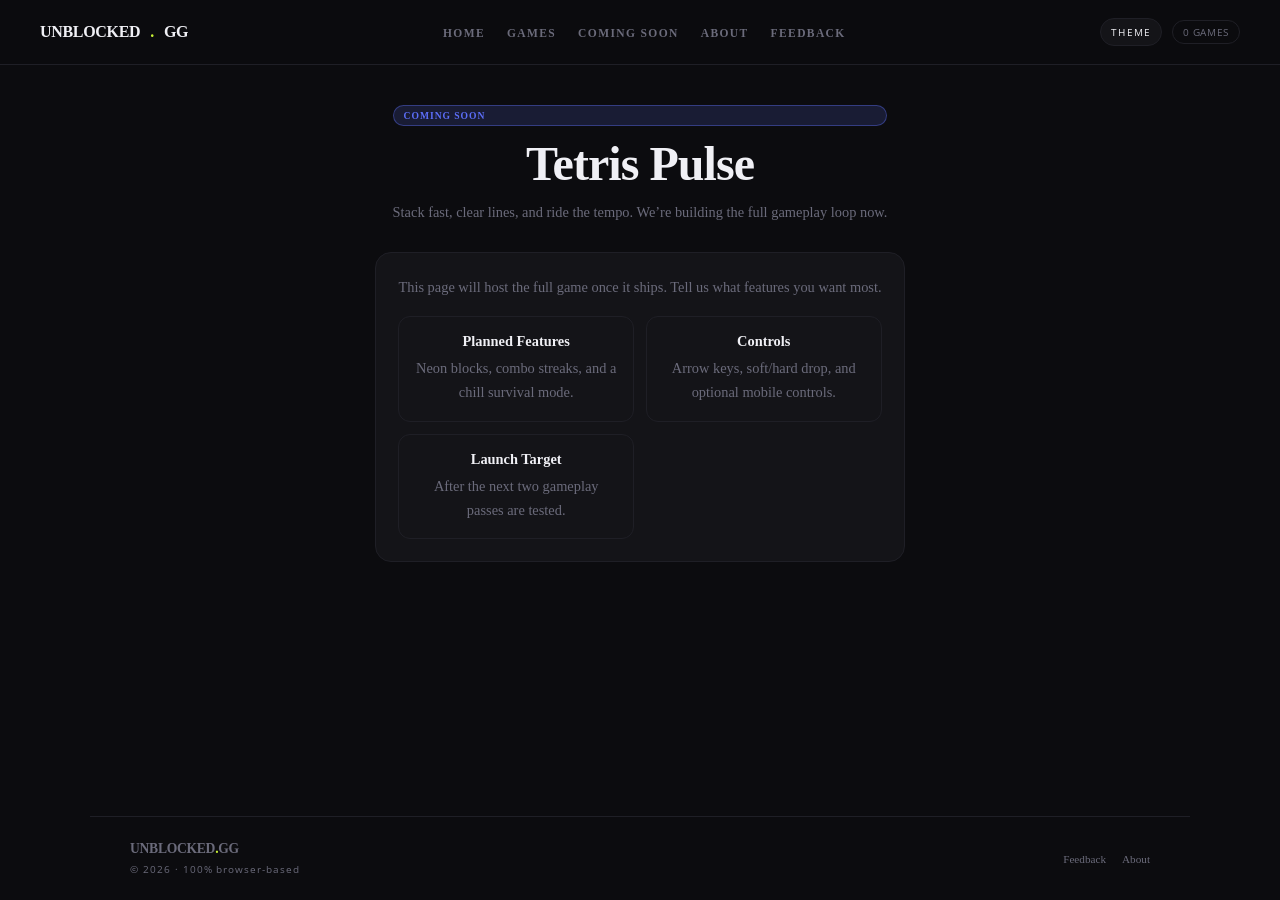
<file: tetris-game.html>
<!DOCTYPE html>
<html lang="en">
<head>
<meta charset="UTF-8">
<meta name="viewport" content="width=device-width, initial-scale=1.0">
<title>Tetris Pulse | Unblocked.GG</title>
<meta name="description" content="Tetris Pulse is coming soon. Stack, rotate, and clear lines in a neon-focused puzzle mode.">
<meta property="og:title" content="Tetris Pulse | Unblocked.GG">
<meta property="og:description" content="Coming soon: a neon-fueled Tetris-inspired puzzle game.">
<meta property="og:type" content="website">
<link rel="icon" href="assets/favicon.svg" type="image/svg+xml">
<link href="https://fonts.googleapis.com/css2?family=Open+Sans:wght;400;600;700;800&display=swap" rel="stylesheet">
<link rel="stylesheet" href="css/site.css">
<link rel="stylesheet" href="css/game-shell.css">
</head>
<body class="game">
<div class="page-shell">
  <div id="site-header"></div>
  <main id="main" class="page-content">
    <section class="game-shell">
      <div class="game-hero">
        <span class="badge badge-soon">Coming Soon</span>
        <h1>Tetris Pulse</h1>
        <p>Stack fast, clear lines, and ride the tempo. We’re building the full gameplay loop now.</p>
      </div>

      <div class="coming-soon panel">
        <p class="section-sub">This page will host the full game once it ships. Tell us what features you want most.</p>
        <div class="coming-list">
          <div class="coming-item">
            <h3>Planned Features</h3>
            <p class="section-sub">Neon blocks, combo streaks, and a chill survival mode.</p>
          </div>
          <div class="coming-item">
            <h3>Controls</h3>
            <p class="section-sub">Arrow keys, soft/hard drop, and optional mobile controls.</p>
          </div>
          <div class="coming-item">
            <h3>Launch Target</h3>
            <p class="section-sub">After the next two gameplay passes are tested.</p>
          </div>
        </div>
      </div>
    </section>
  </main>
  <div id="site-footer"></div>
</div>

<button id="back-to-top" class="back-to-top" type="button">Top</button>

<script src="js/site.js"></script>
</body>
</html>
</file>
<file: css/site.css>
* { box-sizing: border-box; margin: 0; padding: 0; }
*::before, *::after { box-sizing: border-box; }
:root { color-scheme: dark; }
html { scroll-behavior: smooth; }

:focus-visible {
  outline: 2px solid #c8f135;
  outline-offset: 2px;
}

body.site {
  --site-bg: #0c0c0f;
  --surface: #141418;
  --surface-strong: #1a1a22;
  --border: #1f1f26;
  --text: #f0f0f5;
  --muted: #6b6b7b;
  --accent: #c8f135;
  --accent2: #5c6ef8;
  --danger: #ff4757;
  --font-ui: 'Open Sans', sans-serif;
  --font-mono: 'Open Sans', sans-serif;
  background: radial-gradient(1200px 600px at 10% -20%, rgba(92,110,248,0.18), transparent 60%),
              radial-gradient(900px 480px at 80% 0%, rgba(200,241,53,0.16), transparent 55%),
              var(--site-bg);
  color: var(--text);
  font-family: var(--font-ui);
  min-height: 100vh;
  overflow-x: hidden;
}

body.site::before {
  content: '';
  position: fixed; inset: 0;
  background-image: url("data:image/svg+xml,%3Csvg viewBox='0 0 256 256' xmlns='http://www.w3.org/2000/svg'%3E%3Cfilter id='noise'%3E%3CfeTurbulence type='fractalNoise' baseFrequency='0.9' numOctaves='4' stitchTiles='stitch'/%3E%3C/filter%3E%3Crect width='100%25' height='100%25' filter='url(%23noise)' opacity='1'/%3E%3C/svg%3E");
  opacity: 0.03;
  pointer-events: none;
  z-index: 5;
}

body.site[data-theme="light"] {
  color-scheme: light;
  --site-bg: #f6f7fb;
  --surface: #ffffff;
  --surface-strong: #eef0f6;
  --border: #d9dbe7;
  --text: #0d0f17;
  --muted: #5b5e70;
  --accent: #3fb950;
  --accent2: #2b59f8;
  --danger: #ff4757;
  background: radial-gradient(1200px 600px at 10% -20%, rgba(43,89,248,0.14), transparent 60%),
              radial-gradient(900px 480px at 80% 0%, rgba(63,185,80,0.12), transparent 55%),
              var(--site-bg);
}

body.game {
  --site-bg: #0c0c0f;
  --surface: #141418;
  --surface-strong: #1a1a22;
  --border: #1f1f26;
  --text: #f0f0f5;
  --muted: #6b6b7b;
  --accent: #c8f135;
  --accent2: #5c6ef8;
  --danger: #ff4757;
  --font-ui: 'Open Sans', sans-serif;
  --font-mono: 'Open Sans', sans-serif;
  background: var(--site-bg);
  color: var(--text);
  min-height: 100vh;
  overflow-x: hidden;
}

.page-shell {
  min-height: 100vh;
  display: flex;
  flex-direction: column;
}

.page-content {
  flex: 1;
  width: 100%;
}

.skip-link {
  position: absolute;
  top: -40px;
  left: 16px;
  padding: 8px 12px;
  background: var(--accent);
  color: #0c0c0f;
  font-size: 0.75rem;
  border-radius: 999px;
  text-decoration: none;
  z-index: 999;
}
.skip-link:focus { top: 16px; }

.site-nav {
  position: sticky;
  top: 0;
  z-index: 120;
  display: flex;
  align-items: center;
  justify-content: space-between;
  padding: 18px 40px;
  border-bottom: 1px solid var(--border);
  background: color-mix(in srgb, var(--site-bg) 85%, transparent);
  backdrop-filter: blur(12px);
}

.nav-brand {
  display: flex;
  align-items: center;
  gap: 10px;
  font-weight: 800;
  letter-spacing: -0.02em;
  font-size: 1rem;
  text-decoration: none;
  color: var(--text);
}

.nav-brand span { color: var(--accent); }

.nav-links {
  list-style: none;
  display: flex;
  gap: 22px;
}

.nav-links a {
  font-size: 0.72rem;
  font-weight: 600;
  letter-spacing: 0.12em;
  text-transform: uppercase;
  color: var(--muted);
  text-decoration: none;
  transition: color 0.2s;
}

.nav-links a:hover { color: var(--text); }

.nav-actions {
  display: flex;
  align-items: center;
  gap: 10px;
}

.nav-pill {
  font-family: var(--font-mono);
  font-size: 0.65rem;
  padding: 4px 10px;
  border: 1px solid var(--border);
  border-radius: 100px;
  color: var(--muted);
  letter-spacing: 0.06em;
  text-transform: uppercase;
}

.theme-toggle {
  border: 1px solid var(--border);
  background: var(--surface);
  color: var(--text);
  font-family: var(--font-mono);
  font-size: 0.65rem;
  padding: 6px 10px;
  border-radius: 999px;
  cursor: pointer;
  letter-spacing: 0.1em;
  text-transform: uppercase;
}

.nav-toggle {
  display: none;
  border: 1px solid var(--border);
  background: var(--surface);
  color: var(--text);
  font-size: 0.75rem;
  padding: 6px 10px;
  border-radius: 8px;
  cursor: pointer;
}

.section {
  max-width: 1100px;
  margin: 0 auto;
  padding: 72px 40px;
}

.section.tight { padding: 48px 40px; }

.section-head {
  display: flex;
  align-items: baseline;
  justify-content: space-between;
  margin-bottom: 24px;
}

.section-title {
  font-size: 0.7rem;
  font-weight: 700;
  letter-spacing: 0.18em;
  text-transform: uppercase;
  color: var(--muted);
}

.section-sub {
  font-size: 0.9rem;
  color: var(--muted);
  max-width: 520px;
  line-height: 1.7;
}

.card-grid {
  display: grid;
  grid-template-columns: repeat(auto-fit, minmax(240px, 1fr));
  gap: 16px;
}

.panel {
  background: var(--surface);
  border: 1px solid var(--border);
  border-radius: 16px;
  padding: 22px;
}

.badge {
  display: inline-flex;
  align-items: center;
  gap: 6px;
  padding: 4px 10px;
  border-radius: 999px;
  font-size: 0.6rem;
  text-transform: uppercase;
  letter-spacing: 0.1em;
  font-weight: 700;
  border: 1px solid var(--border);
  color: var(--muted);
}

.badge-accent { border-color: color-mix(in srgb, var(--accent) 40%, transparent); color: var(--accent); background: color-mix(in srgb, var(--accent) 15%, transparent); }
.badge-soon { border-color: color-mix(in srgb, var(--accent2) 40%, transparent); color: var(--accent2); background: color-mix(in srgb, var(--accent2) 16%, transparent); }

.btn {
  display: inline-flex;
  align-items: center;
  justify-content: center;
  gap: 6px;
  padding: 10px 18px;
  border-radius: 999px;
  border: 1px solid var(--border);
  background: transparent;
  color: var(--text);
  font-size: 0.8rem;
  letter-spacing: 0.05em;
  text-transform: uppercase;
  font-weight: 700;
  cursor: pointer;
  text-decoration: none;
}

.btn-primary {
  background: var(--accent);
  color: #0c0c0f;
  border-color: var(--accent);
}

.btn-ghost { background: var(--surface); }

.btn[disabled], .btn.disabled {
  cursor: not-allowed;
  opacity: 0.6;
}

.callout {
  display: flex;
  flex-wrap: wrap;
  gap: 10px;
}

.control-chip {
  border: 1px solid var(--border);
  padding: 6px 10px;
  border-radius: 10px;
  font-family: var(--font-mono);
  font-size: 0.65rem;
  color: var(--muted);
  letter-spacing: 0.08em;
  text-transform: uppercase;
  background: var(--surface);
}

.site-footer {
  border-top: 1px solid var(--border);
  padding: 24px 40px;
  display: flex;
  align-items: center;
  justify-content: space-between;
  gap: 12px;
  max-width: 1100px;
  margin: 0 auto;
}

.footer-left {
  display: flex;
  flex-direction: column;
  gap: 6px;
}

.footer-logo {
  font-weight: 800;
  font-size: 0.85rem;
  letter-spacing: -0.02em;
  color: var(--muted);
}

.footer-logo span { color: var(--accent); }

.footer-note {
  font-family: var(--font-mono);
  font-size: 0.6rem;
  color: var(--muted);
  letter-spacing: 0.1em;
}

.footer-links {
  display: flex;
  gap: 16px;
  font-size: 0.7rem;
}

.footer-links a {
  color: var(--muted);
  text-decoration: none;
}

.footer-links a:hover { color: var(--text); }

.back-to-top {
  position: fixed;
  right: 18px;
  bottom: 18px;
  z-index: 120;
  border: 1px solid var(--border);
  background: var(--surface);
  color: var(--text);
  padding: 10px 14px;
  border-radius: 999px;
  font-size: 0.7rem;
  letter-spacing: 0.08em;
  text-transform: uppercase;
  cursor: pointer;
  opacity: 0;
  pointer-events: none;
  transition: opacity 0.2s, transform 0.2s;
}

.back-to-top.visible {
  opacity: 1;
  pointer-events: auto;
  transform: translateY(-4px);
}

@media (max-width: 900px) {
  .site-nav { padding: 16px 20px; }
  .section { padding: 60px 20px; }
  .section.tight { padding: 36px 20px; }
}

@media (max-width: 760px) {
  .nav-toggle { display: inline-flex; }
  .nav-links {
    position: absolute;
    top: 64px;
    right: 20px;
    flex-direction: column;
    gap: 10px;
    background: var(--surface);
    padding: 14px;
    border-radius: 12px;
    border: 1px solid var(--border);
    display: none;
    min-width: 180px;
  }
  body.nav-open .nav-links { display: flex; }
}

@media (max-width: 640px) {
  .site-footer {
    padding: 22px 20px;
    flex-direction: column;
    align-items: flex-start;
  }
}
</file>
<file: css/home.css>
.hero {
  padding: 86px 40px 50px;
  max-width: 1100px;
  margin: 0 auto;
  position: relative;
}

.hero-eyebrow {
  font-family: var(--font-mono);
  font-size: 0.65rem;
  letter-spacing: 0.2em;
  color: var(--accent);
  text-transform: uppercase;
  margin-bottom: 16px;
  display: flex; align-items: center; gap: 10px;
}
.hero-eyebrow::before {
  content: '';
  display: inline-block;
  width: 20px; height: 1px;
  background: var(--accent);
}
.hero h1 {
  font-size: clamp(2.6rem, 5.5vw, 4.6rem);
  font-weight: 700;
  letter-spacing: -0.02em;
  line-height: 1.12;
  max-width: 640px;
}
.hero h1 em {
  font-style: normal;
  color: var(--accent);
}
.hero-sub {
  margin-top: 20px;
  font-size: 0.9rem;
  color: var(--muted);
  font-weight: 400;
  max-width: 460px;
  line-height: 1.7;
}
.hero-cta {
  display: flex;
  flex-wrap: wrap;
  gap: 12px;
  margin-top: 28px;
}
.hero-stats {
  display: flex; gap: 32px;
  margin-top: 36px;
}
.hero-stat {
  display: flex; flex-direction: column; gap: 2px;
}
.hero-stat-num {
  font-size: 1.6rem;
  font-weight: 800;
  letter-spacing: -0.04em;
  color: var(--text);
}
.hero-stat-label {
  font-size: 0.65rem;
  font-family: var(--font-mono);
  color: var(--muted);
  letter-spacing: 0.1em;
  text-transform: uppercase;
}

.search-wrap {
  max-width: 1100px;
  margin: 0 auto 30px;
  padding: 0 40px;
}
.search-inner {
  display: flex;
  align-items: center;
  gap: 12px;
  background: var(--surface);
  border: 1px solid var(--border);
  border-radius: 12px;
  padding: 12px 18px;
  transition: border-color 0.2s;
}
.search-inner:focus-within { border-color: var(--accent); }
.search-icon { color: var(--muted); font-size: 1rem; flex-shrink: 0; }
.search-inner input {
  flex: 1;
  background: none;
  border: none;
  outline: none;
  color: var(--text);
  font-family: var(--font-ui);
  font-size: 0.9rem;
}
.search-inner input::placeholder { color: var(--muted); }

.filters {
  max-width: 1100px;
  margin: 0 auto 26px;
  padding: 0 40px;
  display: flex;
  gap: 8px;
  flex-wrap: wrap;
}
.filter-btn {
  padding: 6px 16px;
  border-radius: 100px;
  border: 1px solid var(--border);
  background: none;
  color: var(--muted);
  font-family: var(--font-ui);
  font-size: 0.72rem;
  font-weight: 600;
  letter-spacing: 0.06em;
  cursor: pointer;
  text-transform: uppercase;
  transition: all 0.15s;
}
.filter-btn:hover { border-color: var(--text); color: var(--text); }
.filter-btn.active { background: var(--accent); border-color: var(--accent); color: #0c0c0f; }

.game-grid {
  max-width: 1100px;
  margin: 0 auto;
  padding: 0 40px 80px;
  display: grid;
  grid-template-columns: repeat(auto-fill, minmax(260px, 1fr));
  gap: 16px;
}

.game-card {
  background: var(--surface);
  border: 1px solid var(--border);
  border-radius: 14px;
  overflow: hidden;
  text-decoration: none;
  color: inherit;
  display: flex;
  flex-direction: column;
  transition: transform 0.2s, border-color 0.2s, box-shadow 0.2s;
  animation: fadeUp 0.4s both;
}
.game-card:hover {
  transform: translateY(-4px);
  border-color: #2e2e38;
  box-shadow: 0 16px 40px rgba(0,0,0,0.4);
}
.game-card.hidden { display: none; }
.game-card[data-status="soon"] .play-btn { color: var(--accent2); }

@keyframes fadeUp {
  from { opacity: 0; transform: translateY(16px); }
  to { opacity: 1; transform: translateY(0); }
}

.game-thumb {
  width: 100%;
  aspect-ratio: 16/9;
  display: flex;
  align-items: center;
  justify-content: center;
  font-size: 3rem;
  position: relative;
  overflow: hidden;
}
.game-thumb .thumb-bg { position: absolute; inset: 0; }
.game-thumb .thumb-icon {
  position: relative;
  z-index: 1;
  filter: drop-shadow(0 4px 16px rgba(0,0,0,0.4));
  transition: transform 0.3s;
}
.game-card:hover .thumb-icon { transform: scale(1.12); }

.game-info {
  padding: 16px 18px 18px;
  flex: 1;
  display: flex;
  flex-direction: column;
  gap: 6px;
}
.game-name {
  font-size: 0.95rem;
  font-weight: 700;
  letter-spacing: -0.01em;
  color: var(--text);
}
.game-desc {
  font-size: 0.75rem;
  color: var(--muted);
  line-height: 1.5;
  font-weight: 400;
}
.game-footer {
  display: flex;
  align-items: center;
  justify-content: space-between;
  margin-top: 10px;
}
.game-tag {
  font-family: var(--font-mono);
  font-size: 0.6rem;
  padding: 3px 8px;
  border-radius: 4px;
  border: 1px solid var(--border);
  color: var(--muted);
  letter-spacing: 0.05em;
  text-transform: uppercase;
}
.play-btn {
  display: flex;
  align-items: center;
  gap: 5px;
  font-size: 0.72rem;
  font-weight: 700;
  color: var(--accent);
  letter-spacing: 0.05em;
  text-transform: uppercase;
}
.play-btn svg { width: 12px; height: 12px; fill: currentColor; }

.tag-arcade { border-color: #ff475720; color: #ff4757; background: #ff47570d; }
.tag-shooter { border-color: #5c6ef820; color: #5c6ef8; background: #5c6ef80d; }
.tag-puzzle { border-color: #c8f13520; color: #c8f135; background: #c8f1350d; }
.tag-action { border-color: #ff6b3520; color: #ff6b35; background: #ff6b350d; }

.game-status {
  display: inline-flex;
  align-items: center;
  gap: 6px;
  font-size: 0.6rem;
  padding: 3px 8px;
  border-radius: 999px;
  border: 1px solid var(--border);
  color: var(--muted);
  letter-spacing: 0.08em;
  text-transform: uppercase;
}

#no-results {
  display: none;
  grid-column: 1/-1;
  text-align: center;
  padding: 60px 20px;
  color: var(--muted);
  font-size: 0.85rem;
}

.about-grid {
  display: grid;
  grid-template-columns: repeat(auto-fit, minmax(240px, 1fr));
  gap: 16px;
}

.feedback-form {
  display: grid;
  gap: 12px;
}

.feedback-form label {
  font-size: 0.7rem;
  letter-spacing: 0.12em;
  text-transform: uppercase;
  color: var(--muted);
}

.feedback-form input,
.feedback-form textarea {
  width: 100%;
  border-radius: 12px;
  border: 1px solid var(--border);
  background: var(--surface);
  padding: 12px 14px;
  color: var(--text);
  font-family: var(--font-ui);
}

.feedback-form textarea { min-height: 120px; resize: vertical; }

@media (max-width: 600px) {
  .hero { padding: 56px 20px 40px; }
  .search-wrap, .filters, .game-grid { padding-left: 20px; padding-right: 20px; }
  .hero-stats { gap: 20px; flex-wrap: wrap; }
}
</file>
<file: css/game-shell.css>
.game-shell {
  display: flex;
  flex-direction: column;
  align-items: center;
  gap: 28px;
  padding: 40px 20px 60px;
}

.game-hero {
  max-width: 900px;
  text-align: center;
  display: flex;
  flex-direction: column;
  gap: 10px;
}

.game-hero h1 {
  font-size: clamp(2rem, 4vw, 3rem);
  font-weight: 700;
  letter-spacing: -0.02em;
}

.game-hero p {
  color: var(--muted);
  font-size: 0.9rem;
  line-height: 1.6;
}

.game-stage {
  width: min(90vw, 720px);
  display: flex;
  justify-content: center;
}

.game-panel {
  width: min(92vw, 920px);
  display: grid;
  gap: 16px;
}

.info-grid {
  display: grid;
  grid-template-columns: repeat(auto-fit, minmax(220px, 1fr));
  gap: 16px;
}

.info-block h3 {
  font-size: 0.8rem;
  letter-spacing: 0.12em;
  text-transform: uppercase;
  color: var(--muted);
  margin-bottom: 8px;
}

.info-block p {
  font-size: 0.85rem;
  color: var(--text);
  line-height: 1.7;
}

.loading-text {
  font-family: var(--font-mono);
  font-size: 0.65rem;
  letter-spacing: 0.2em;
  text-transform: uppercase;
  color: var(--muted);
}

.coming-soon {
  max-width: 900px;
  text-align: center;
  display: grid;
  gap: 16px;
}

.coming-list {
  display: grid;
  grid-template-columns: repeat(auto-fit, minmax(200px, 1fr));
  gap: 12px;
}

.coming-item {
  padding: 16px;
  border-radius: 12px;
  border: 1px solid var(--border);
  background: var(--surface);
}

.coming-item h3 {
  font-size: 0.9rem;
  margin-bottom: 6px;
}

@media (max-width: 600px) {
  .game-shell { padding-top: 24px; }
  .game-stage { width: 100%; }
}
</file>
<file: css/shooter.css>
body.game.shooter-page {
  background: #0c0c0f;
  font-family: 'Open Sans', sans-serif;
}

#app {
  display: flex;
  flex-direction: column;
  align-items: center;
  gap: 12px;
  user-select: none;
}

#header {
  display: flex;
  align-items: center;
  justify-content: space-between;
  width: 100%;
  padding: 0 4px;
}

#logo {
  font-size: 1.3rem;
  font-weight: 700;
  letter-spacing: -0.03em;
  color: var(--text);
}
#logo span { color: var(--accent); }

#hud {
  display: flex;
  gap: 20px;
  align-items: center;
  font-family: 'Open Sans', sans-serif;
  font-size: 0.75rem;
  color: var(--muted);
}

.stat { display: flex; flex-direction: column; align-items: flex-end; gap: 1px; }
.stat-val {
  font-size: 1.1rem;
  font-weight: 500;
  color: var(--text);
  line-height: 1;
}
.stat-label { font-size: 0.6rem; letter-spacing: 0.08em; text-transform: uppercase; }

#canvas-container {
  position: relative;
  border-radius: 16px;
  overflow: hidden;
  box-shadow: 0 2px 0 var(--border), 0 16px 36px rgba(0,0,0,0.45), 0 4px 12px rgba(0,0,0,0.35);
  border: 1.5px solid var(--border);
}
canvas { display: block; max-width: 100%; height: auto; }

#overlay {
  position: absolute; inset: 0;
  background: rgba(12,12,15,0.92);
  backdrop-filter: blur(8px);
  display: flex; flex-direction: column;
  align-items: center; justify-content: center;
  gap: 16px;
  border-radius: 14px;
  transition: opacity 0.25s;
  z-index: 10;
}
#overlay.hidden { opacity: 0; pointer-events: none; }
#overlay-title {
  font-size: 2rem;
  font-weight: 700;
  letter-spacing: -0.04em;
  color: var(--text);
}
#overlay-sub {
  font-size: 0.8rem;
  color: var(--muted);
  font-family: 'Open Sans', sans-serif;
  letter-spacing: 0.05em;
  text-align: center;
  line-height: 2;
}
#overlay-sub span { color: var(--text); font-weight: 500; }

#play-btn {
  margin-top: 8px;
  padding: 12px 36px;
  background: var(--accent);
  color: #0c0c0f;
  border: none;
  border-radius: 100px;
  font-family: 'Open Sans', sans-serif;
  font-size: 0.85rem;
  font-weight: 500;
  cursor: pointer;
  letter-spacing: 0.02em;
  transition: all 0.15s;
  box-shadow: 0 6px 16px rgba(200,241,53,0.28);
}
#play-btn:hover { background: #d5f76a; transform: translateY(-1px); box-shadow: 0 8px 20px rgba(200,241,53,0.4); }
#play-btn:active { transform: translateY(0); }
#play-btn[disabled] { opacity: 0.7; cursor: wait; }

#health-bar-wrap {
  width: 100%;
  display: flex;
  align-items: center;
  gap: 8px;
  padding: 0 4px;
}
#health-label {
  font-size: 0.6rem;
  font-family: 'Open Sans', sans-serif;
  color: var(--muted);
  letter-spacing: 0.1em;
  white-space: nowrap;
}
#health-track {
  flex: 1;
  height: 4px;
  background: var(--border);
  border-radius: 2px;
  overflow: hidden;
}
#health-fill {
  height: 100%;
  background: var(--text);
  border-radius: 2px;
  transition: width 0.15s, background 0.3s;
  width: 100%;
}

.loading-text {
  font-family: 'Open Sans', sans-serif;
  font-size: 0.65rem;
  letter-spacing: 0.2em;
  text-transform: uppercase;
  color: var(--muted);
}

@media (max-width: 600px) {
  #header { flex-direction: column; gap: 8px; }
  #hud { gap: 12px; }
  #overlay-title { font-size: 1.6rem; }
}
</file>
<file: css/snake.css>
body.game.snake-page {
  background: #05040f;
  color: #ffffff;
  font-family: 'Open Sans', sans-serif;
}

body.game.snake-page::after {
  content: '';
  position: fixed; inset: 0;
  background: repeating-linear-gradient(
    to bottom,
    transparent 0px,
    transparent 3px,
    rgba(0,0,0,0.08) 3px,
    rgba(0,0,0,0.08) 4px
  );
  pointer-events: none;
  z-index: 50;
}

:root {
  --bg: #05040f;
  --grid: #0d0b1e;
  --neon-green: #00ff88;
  --neon-pink: #ff2d78;
  --neon-blue: #00cfff;
  --neon-yellow: #ffe600;
  --glow-green: 0 0 8px #00ff88, 0 0 20px #00ff8844;
  --glow-pink: 0 0 8px #ff2d78, 0 0 20px #ff2d7844;
  --glow-blue: 0 0 8px #00cfff, 0 0 20px #00cfff44;
}

#app {
  display: flex;
  flex-direction: column;
  align-items: center;
  gap: 16px;
  position: relative;
}

#title {
  font-size: 2.4rem;
  font-weight: 900;
  letter-spacing: 0.25em;
  color: var(--neon-green);
  text-shadow: var(--glow-green), 0 0 60px #00ff8822;
  animation: flicker 4s infinite;
}

@keyframes flicker {
  0%, 95%, 100% { opacity: 1; }
  96% { opacity: 0.7; }
  97% { opacity: 1; }
  98% { opacity: 0.5; }
  99% { opacity: 1; }
}

#hud {
  display: flex;
  gap: 40px;
  font-family: 'Open Sans', sans-serif;
  font-size: 0.85rem;
  letter-spacing: 0.1em;
}

.hud-item { display: flex; flex-direction: column; align-items: center; gap: 2px; }
.hud-label { color: #444; font-size: 0.6rem; letter-spacing: 0.2em; }
.hud-value {
  font-size: 1.4rem;
  font-weight: 700;
  font-family: 'Open Sans', sans-serif;
  color: var(--neon-blue);
  text-shadow: var(--glow-blue);
  transition: all 0.1s;
}
.hud-value.pop {
  transform: scale(1.4);
  color: var(--neon-yellow);
  text-shadow: 0 0 8px var(--neon-yellow);
}

#canvas-wrap {
  position: relative;
  border: 1.5px solid #1a1a3a;
  box-shadow: 0 0 0 1px #00cfff22, 0 0 40px #00cfff18, inset 0 0 60px #00000099;
}

#canvas-wrap::before, #canvas-wrap::after {
  content: '';
  position: absolute;
  width: 12px; height: 12px;
  border-color: var(--neon-blue);
  border-style: solid;
  z-index: 2;
}
#canvas-wrap::before { top: -2px; left: -2px; border-width: 2px 0 0 2px; }
#canvas-wrap::after  { bottom: -2px; right: -2px; border-width: 0 2px 2px 0; }

canvas {
  display: block;
  background: var(--grid);
  image-rendering: pixelated;
}

#overlay {
  position: absolute;
  inset: 0;
  display: flex;
  flex-direction: column;
  align-items: center;
  justify-content: center;
  gap: 18px;
  background: rgba(5,4,15,0.88);
  z-index: 10;
  transition: opacity 0.3s;
}
#overlay.hidden { opacity: 0; pointer-events: none; }

#overlay-title {
  font-size: 1.5rem;
  font-weight: 900;
  letter-spacing: 0.2em;
  color: var(--neon-pink);
  text-shadow: var(--glow-pink);
}

#overlay-score {
  font-family: 'Open Sans', sans-serif;
  font-size: 0.9rem;
  color: #888;
  letter-spacing: 0.15em;
}
#overlay-score span { color: var(--neon-yellow); text-shadow: 0 0 8px var(--neon-yellow); }

#start-btn {
  margin-top: 8px;
  padding: 10px 32px;
  background: transparent;
  border: 1.5px solid var(--neon-green);
  color: var(--neon-green);
  font-family: 'Open Sans', sans-serif;
  font-size: 0.85rem;
  font-weight: 700;
  letter-spacing: 0.2em;
  cursor: pointer;
  text-shadow: var(--glow-green);
  box-shadow: var(--glow-green), inset 0 0 20px #00ff8811;
  transition: all 0.15s;
  position: relative;
  overflow: hidden;
}
#start-btn:hover {
  background: #00ff8822;
  box-shadow: 0 0 16px #00ff88, 0 0 40px #00ff8844, inset 0 0 20px #00ff8822;
  letter-spacing: 0.3em;
}
#start-btn:active { transform: scale(0.97); }
#start-btn[disabled] { opacity: 0.7; cursor: wait; }

#controls {
  font-family: 'Open Sans', sans-serif;
  font-size: 0.65rem;
  color: #333;
  letter-spacing: 0.15em;
  text-align: center;
  line-height: 1.8;
}

#loading-hint {
  font-family: 'Open Sans', sans-serif;
  font-size: 0.6rem;
  letter-spacing: 0.25em;
  color: #666;
}

#particles {
  position: absolute;
  inset: 0;
  pointer-events: none;
  z-index: 1;
}

.speed-badge {
  font-family: 'Open Sans', sans-serif;
  font-size: 0.6rem;
  letter-spacing: 0.15em;
  color: #333;
}
.speed-bar {
  display: flex; gap: 3px; margin-top: 4px;
}
.speed-pip {
  width: 8px; height: 8px;
  border: 1px solid #222;
  background: #111;
  transition: all 0.3s;
}
.speed-pip.on {
  background: var(--neon-pink);
  box-shadow: 0 0 6px var(--neon-pink);
  border-color: var(--neon-pink);
}

@media (max-width: 600px) {
  #title { font-size: 2rem; letter-spacing: 0.18em; }
  #hud { gap: 20px; }
}
</file>
